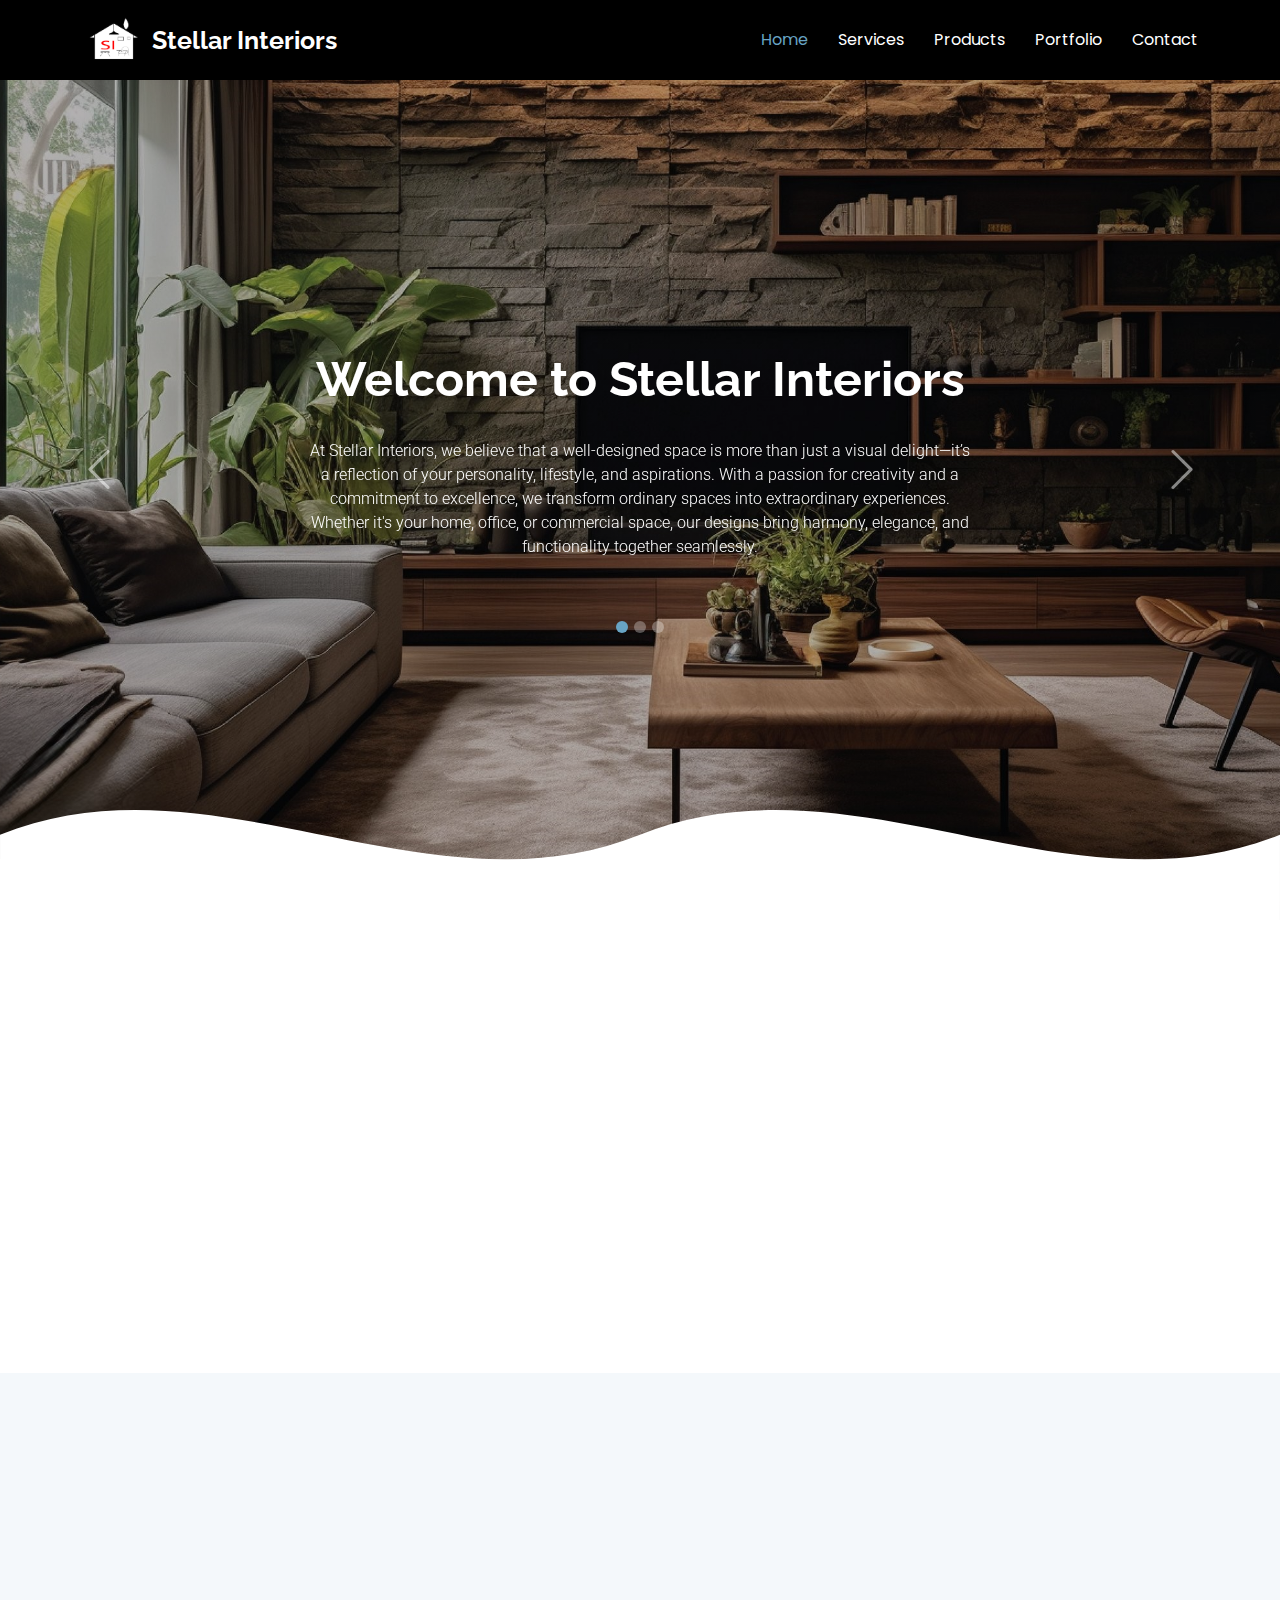
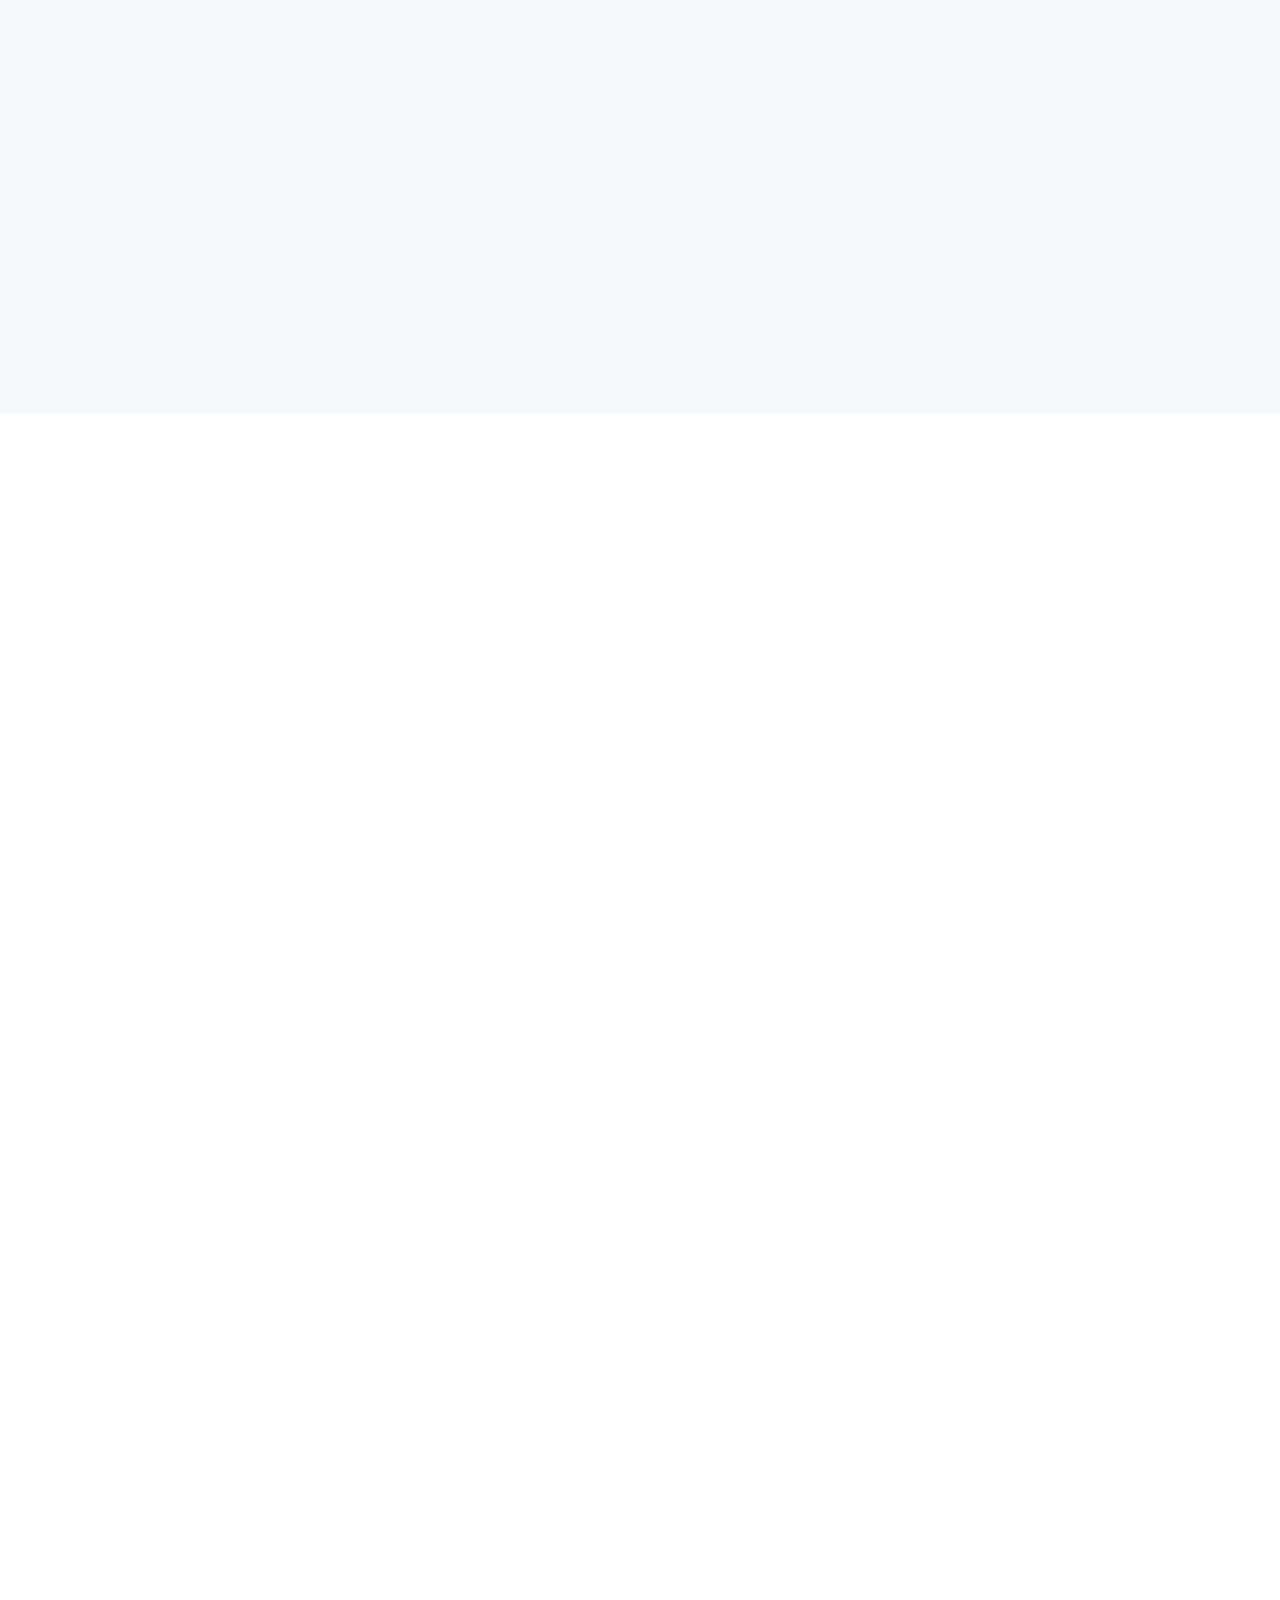
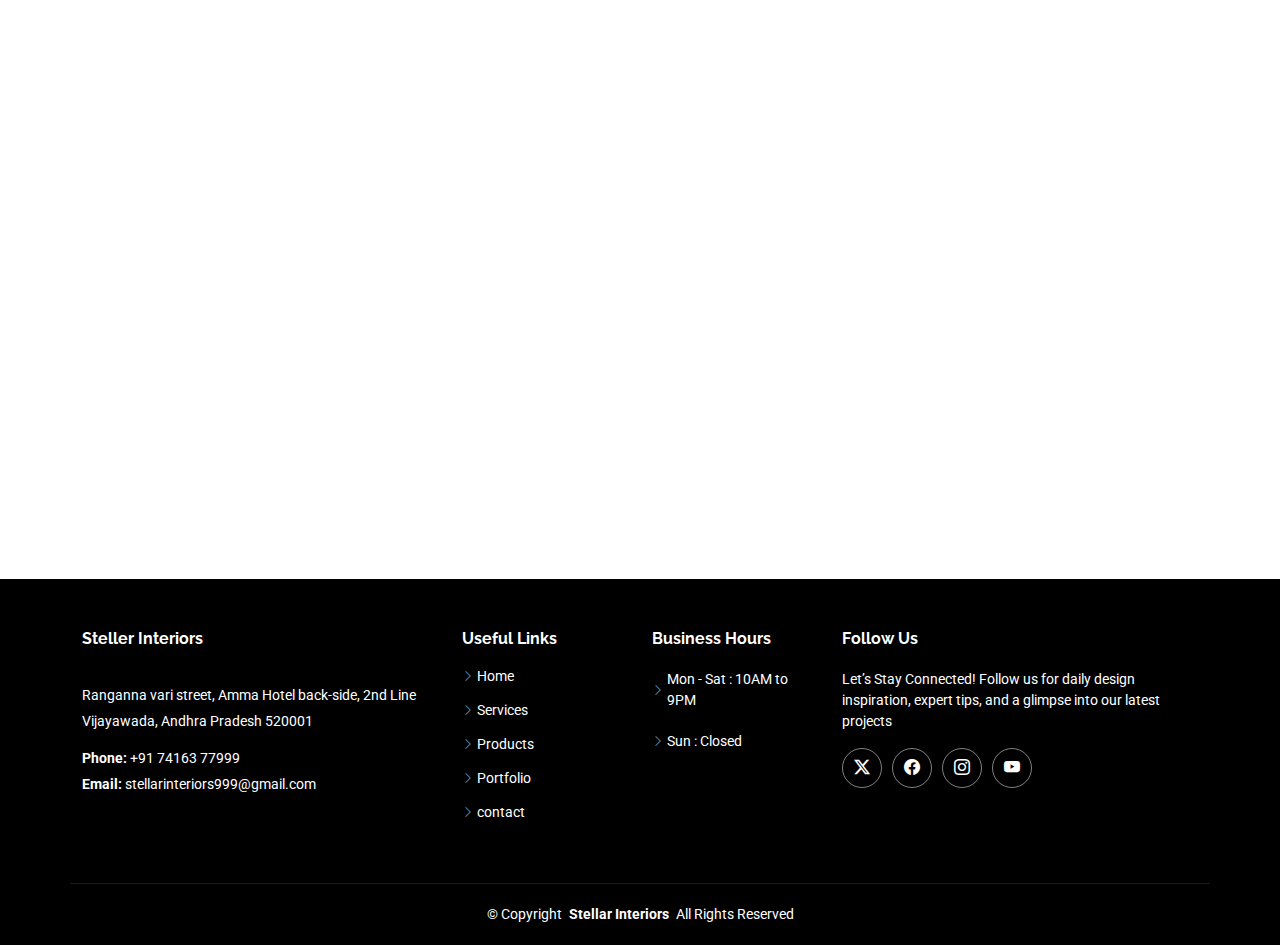
<file: index.html>
<!DOCTYPE html>
<html lang="en">

<head>
  <meta charset="utf-8">
  <meta content="width=device-width, initial-scale=1.0" name="viewport">
  <title>Stellar Interiors</title>
  <meta name="description" content="">
  <meta name="keywords" content="">

  <link href="assets/img/logo.png" rel="icon">

  <!-- Fonts -->
  <link href="https://fonts.googleapis.com" rel="preconnect">
  <link href="https://fonts.gstatic.com" rel="preconnect" crossorigin>
  <link
    href="https://fonts.googleapis.com/css2?family=Roboto:ital,wght@0,100;0,300;0,400;0,500;0,700;0,900;1,100;1,300;1,400;1,500;1,700;1,900&family=Poppins:ital,wght@0,100;0,200;0,300;0,400;0,500;0,600;0,700;0,800;0,900;1,100;1,200;1,300;1,400;1,500;1,600;1,700;1,800;1,900&family=Raleway:ital,wght@0,100;0,200;0,300;0,400;0,500;0,600;0,700;0,800;0,900;1,100;1,200;1,300;1,400;1,500;1,600;1,700;1,800;1,900&display=swap"
    rel="stylesheet">

  <!-- Vendor CSS Files -->
  <link href="assets/vendor/bootstrap/css/bootstrap.min.css" rel="stylesheet">
  <link href="assets/vendor/bootstrap-icons/bootstrap-icons.css" rel="stylesheet">
  <link href="assets/vendor/aos/aos.css" rel="stylesheet">
  <link href="assets/vendor/glightbox/css/glightbox.min.css" rel="stylesheet">
  <link href="assets/vendor/swiper/swiper-bundle.min.css" rel="stylesheet">

  <!-- Main CSS File -->
  <link href="assets/css/main.css" rel="stylesheet">
</head>

<body class="index-page">

  <header id="header" class="header d-flex align-items-center fixed-top">
    <div class="container-fluid container-xl position-relative d-flex align-items-center justify-content-between">

      <a href="index.html" class="logo d-flex align-items-center">
        <!-- Uncomment the line below if you also wish to use an image logo -->
        <!-- <img src="assets/img/logo.png" alt=""> -->
        <img src="assets/img/logo.png" alt="Logo" class="me-2" style="height: 50px;">
        <h1 class="sitename">Stellar Interiors</h1>
      </a>

      <nav id="navmenu" class="navmenu">
        <ul>
          <li><a href="index.html" class="active">Home</a></li>
          <li><a href="services.html">Services</a></li>
          <li><a href="products.html">Products</a></li>
          <li><a href="portfolio.html">Portfolio</a></li>
          <li><a href="contact.html">Contact</a></li>
        </ul>
        <i class="mobile-nav-toggle d-xl-none bi bi-list"></i>
      </nav>

    </div>
  </header>

  <main class="main">

    <!-- Hero Section -->
    <section id="hero" class="hero section dark-background">

      <!-- <img src="assets/img/backdrop.avif" alt="" data-aos="fade-in"> -->

      <div id="hero-carousel" class="carousel carousel-fade" data-bs-ride="carousel" data-bs-interval="5000">

        <div class="container position-relative">

          <div class="carousel-item active">
            <div class="carousel-container">
              <h2>Welcome to Stellar Interiors</h2>
              <p>At Stellar Interiors, we believe that a well-designed space is more than just a visual delight—it’s a
                reflection of your personality, lifestyle, and aspirations. With a passion for creativity and a
                commitment to excellence, we transform ordinary spaces into extraordinary experiences. Whether it's your
                home, office, or commercial space, our designs bring harmony, elegance, and functionality together
                seamlessly.</p>
            </div>
          </div><!-- End Carousel Item -->

          <div class="carousel-item">
            <div class="carousel-container">
              <h2>Design That Speaks Your Style</h2>
              <p>Your space should feel uniquely yours, and that’s where we come in. At Stellar Interiors, we don’t just
                design—we curate interiors that reflect your personality and taste. Whether you love minimal elegance,
                bold statement pieces, or a seamless blend of modern and traditional elements, we craft designs that
                resonate with your vision while ensuring maximum comfort and practicality.</p>
            </div>
          </div><!-- End Carousel Item -->

          <div class="carousel-item">
            <div class="carousel-container">
              <h2>Innovation, Quality & Perfection</h2>
              <p>We bring together cutting-edge technology, high-quality materials, and expert craftsmanship to deliver
                interiors that are both timeless and trendsetting. With a deep focus on detail, precision, and seamless
                execution, our team ensures that every project is completed to perfection. At Stellar Interiors, we
                don’t just create spaces—we create experiences that leave a lasting impression.</p>
            </div>
          </div><!-- End Carousel Item -->

          <a class="carousel-control-prev" href="#hero-carousel" role="button" data-bs-slide="prev">
            <span class="carousel-control-prev-icon bi bi-chevron-left" aria-hidden="true"></span>
          </a>

          <a class="carousel-control-next" href="#hero-carousel" role="button" data-bs-slide="next">
            <span class="carousel-control-next-icon bi bi-chevron-right" aria-hidden="true"></span>
          </a>

          <ol class="carousel-indicators"></ol>
        </div>

      </div>

    </section><!-- /Hero Section -->

    <!-- Featured Services Section -->
    <section id="featured-services" class="featured-services section">

      <div class="container">

        <div class="row gy-4">

          <div class="col-lg-3 col-md-6" data-aos="fade-up" data-aos-delay="100">
            <div class="service-item item-cyan position-relative">
              <div class="icon">
                <i class="bi bi-lightbulb"></i>
              </div>
              <a class="stretched-link">
                <h3>A Perfect Fusion of Elegance & Functionality</h3>
              </a>
              <p>Beauty with purpose—our designs blend aesthetics and practicality, ensuring your space is as functional
                as it is stunning.</p>
            </div>
          </div><!-- End Service Item -->

          <div class="col-lg-3 col-md-6" data-aos="fade-up" data-aos-delay="200">
            <div class="service-item item-orange position-relative">
              <div class="icon">
                <i class="bi bi-house-heart"></i>
              </div>
              <a class="stretched-link">
                <h3>Bespoke Creations for Every Space</h3>
              </a>
              <p>From chic urban homes to sophisticated offices and inviting commercial spaces, we tailor every design
                to bring your vision to life.</p>
            </div>
          </div><!-- End Service Item -->

          <div class="col-lg-3 col-md-6" data-aos="fade-up" data-aos-delay="300">
            <div class="service-item item-teal position-relative">
              <div class="icon">
                <i class="bi bi-graph-up-arrow"></i>
              </div>
              <a class="stretched-link">
                <h3>Uncompromising Quality & Masterful Craftsmanship</h3>
              </a>
              <p>We believe luxury is in the details—our team uses top-tier materials and expert artistry to create
                interiors that stand the test of time.</p>
            </div>
          </div><!-- End Service Item -->

          <div class="col-lg-3 col-md-6" data-aos="fade-up" data-aos-delay="400">
            <div class="service-item item-red position-relative">
              <div class="icon">
                <i class="bi bi-emoji-heart-eyes"></i>
              </div>
              <a class="stretched-link">
                <h3>A Seamless Journey, from Dream to Reality</h3>
              </a>
              <p>Sit back and relax! We handle everything—from concept to execution—delivering impeccable results on
                time, every time.</p>
            </div>
          </div><!-- End Service Item -->
        </div>

      </div>

    </section><!-- /Featured Services Section -->

    <!-- About Section -->
    <section id="about" class="about section light-background">

      <div class="container">

        <div class="row gy-4">
          <div class="col-lg-6 position-relative align-self-start" data-aos="fade-up" data-aos-delay="100">
            <img src="assets/img/about.jpg" class="img-fluid" alt="">
          </div>
          <div class="col-lg-6 content" data-aos="fade-up" data-aos-delay="200">
            <h3>ABOUT US</h3>
            <p class="fst-italic">
              Designing Homes, Crafting Dreams.
            </p>
            <ul>
              <li><i class="bi bi-check2-all"></i> <span>Stellar Interiors is a name synonymous with quality and
                  excellence. Established in Vijayawada, our mission has always been to create exceptional interiors
                  that elevate homes and lifestyles.</span></li>
              <li><i class="bi bi-check2-all"></i> <span>We understand that a home is more than just a space—it’s a
                  reflection of your emotions, memories, and aspirations. It’s where you spend cherished moments with
                  loved ones, and we take pride in making it truly yours.</span></li>
              <li><i class="bi bi-check2-all"></i> <span>Our expert luxury interior designers take the time to
                  understand your vision, preferences, and lifestyle. We curate bespoke design solutions that blend
                  elegance, comfort, and functionality—ensuring a home that is as unique as you.</span></li>
            </ul>
          </div>
        </div>

      </div>

    </section><!-- /About Section -->

    <!-- Stats Section -->
    <section id="stats" class="stats section light-background">

      <div class="container" data-aos="fade-up" data-aos-delay="100">

        <div class="row gy-4">

          <div class="col-lg-3 col-md-6">
            <div class="stats-item text-center w-100 h-100">
              <span data-purecounter-start="0" data-purecounter-end="25" data-purecounter-duration="1"
                class="purecounter"></span><span>+</span>
              <p>Successful Projects</p>
            </div>
          </div><!-- End Stats Item -->

          <div class="col-lg-3 col-md-6">
            <div class="stats-item text-center w-100 h-100">
              <span data-purecounter-start="0" data-purecounter-end="100" data-purecounter-duration="1"
                class="purecounter"></span><span>+</span>
              <p>Unique Styles</p>
            </div>
          </div><!-- End Stats Item -->

          <div class="col-lg-3 col-md-6">
            <div class="stats-item text-center w-100 h-100">
              <span data-purecounter-start="0" data-purecounter-end="99" data-purecounter-duration="1"
                class="purecounter"></span><span>%</span>
              <p>On-Time Delivery</p>
            </div>
          </div>

          <div class="col-lg-3 col-md-6">
            <div class="stats-item text-center w-100 h-100">
              <span data-purecounter-start="0" data-purecounter-end="15" data-purecounter-duration="1"
                class="purecounter"></span><span>+</span>
              <p>Workers</p>
            </div>
          </div><!-- End Stats Item -->

        </div>

      </div>

    </section><!-- /Stats Section -->
    <!-- Features Section -->
    <section id="features" class="features section">

      <!-- Section Title -->
      <div class="container section-title" data-aos="fade-up">
        <h2>Features</h2>
        <p>Discover the foundation of exceptional interiors—where every detail matters.</p>
      </div><!-- End Section Title -->

      <div class="container">

        <div class="row gy-4 align-items-center features-item">
          <div class="col-md-5 d-flex align-items-center" data-aos="zoom-out" data-aos-delay="100">
            <img src="assets/img/features-1.jpg" class="img-fluid" alt="">
          </div>
          <div class="col-md-7" data-aos="fade-up" data-aos-delay="100">
            <h3>Transforming Spaces, Elevating Lifestyles</h3>
            <p class="fst-italic">
              Where Innovation Meets Timeless Elegance.
            </p>
            <ul>
              <li><i class="bi bi-check"></i><span>At Stellar Interiors, we go beyond just aesthetics—we create
                  interiors that seamlessly blend luxury, comfort, and functionality. Every space is designed to enhance
                  both beauty and practicality, ensuring an environment that feels as good as it looks.</span></li>
              <li><i class="bi bi-check"></i> <span>Your home or workspace should be a reflection of your personality
                  and aspirations. Our expert designers specialize in crafting modern, contemporary, classic, and
                  fusion-style interiors, curating spaces that inspire and captivate.</span></li>
              <li><i class="bi bi-check"></i> <span>Using premium materials and innovative techniques, we ensure that
                  every project stands the test of time. Whether it’s a cozy home, a stylish office, or a high-end
                  commercial space, we are committed to delivering quality, precision, and flawless execution—turning
                  your vision into reality.</span></li>
            </ul>
          </div>
        </div><!-- Features Item -->

        <div class="row gy-4 align-items-center features-item">
          <div class="col-md-5 order-1 order-md-2 d-flex align-items-center" data-aos="zoom-out" data-aos-delay="200">
            <img src="assets/img/features-2.jpg" class="img-fluid" alt="">
          </div>
          <div class="col-md-7 order-2 order-md-1" data-aos="fade-up" data-aos-delay="200">
            <h3>Bespoke Designs, Crafted for You</h3>
            <p class="fst-italic">
              Every space is unique, and so are your needs. .
            </p>
            <p>
              At Stellar Interiors, we specialize in tailor-made solutions
              that bring your vision to life. From luxurious kitchens and custom-built wardrobes to exquisite furniture
              and home styling, our team ensures that every element complements your lifestyle. We blend creativity with
              practicality, ensuring that our designs are not only visually stunning but also
              highly functional. With a keen eye for detail and a passion for perfection, we curate interiors that
              balance elegance and efficiency. Whether you seek a sleek, modern look or a warm, traditional ambiance, we
              create spaces that resonate with your taste and personality.
            </p>
          </div>
        </div><!-- Features Item -->

        <div class="row gy-4 align-items-center features-item">
          <div class="col-md-5 d-flex align-items-center" data-aos="zoom-out">
            <img src="assets/img/features-3.jpg" class="img-fluid" alt="">
          </div>
          <div class="col-md-7" data-aos="fade-up">
            <h3>Precision, Quality & Seamless Execution</h3>
            <p class="fst-italic">
              From Concept to Completion—A Stress-Free Experience
            </p>
            <ul>
              <li><i class="bi bi-check"></i> <span>Designing your home should be an exciting experience, not a
                  stressful one. At Stellar Interiors, we handle every step of the process—from the initial consultation
                  to the final touches—so you can sit back and enjoy the transformation.</span></li>
              <li><i class="bi bi-check"></i><span>Our meticulous planning includes 3D visualizations, giving you a
                  clear preview of your space before execution. This ensures every design detail aligns with your
                  expectations, making the process smooth and transparent.</span></li>
              <li><i class="bi bi-check"></i> <span>We use top-quality materials and the latest design trends to create
                  interiors that are both durable and elegant. Whether it’s painting, structural renovations, or
                  high-end furnishings, our expert craftsmen execute every detail with precision—delivering stunning
                  interiors, on time and effortlessly.</span>.
              </li>
            </ul>
          </div>
        </div><!-- Features Item -->

        <div class="row gy-4 align-items-center features-item">
          <div class="col-md-5 order-1 order-md-2 d-flex align-items-center" data-aos="zoom-out">
            <img src="assets/img/features-4.jpg" class="img-fluid" alt="">
          </div>
          <div class="col-md-7 order-2 order-md-1" data-aos="fade-up">
            <h3>STELLAR INTERIORS MODERN DESIGN</h3>
            <p class="fst-italic">
              Where Creativity Meets Comfort
            </p>
            <p>
              At Stellar Interiors, we blend artistic innovation with cozy elegance, transforming ordinary spaces into
              extraordinary experiences. Our designs are not just visually stunning but also crafted for comfort,
              ensuring every corner of your home or office feels warm, inviting and uniquely yours.
            </p>
            <p>
              Let us bring your vision to life - where style meets serenity an creativity meets comfort!
            </p>
          </div>
        </div><!-- Features Item -->

      </div>

    </section><!-- /Features Section -->

  </main>

  <footer id="footer" class="footer dark-background">

    <div class="container footer-top">
      <div class="row gy-4">
        <div class="col-lg-4 col-md-7 footer-about">
          <h4>Steller Interiors</h4>
          <div class="footer-contact pt-3">
            <p>Ranganna vari street, Amma Hotel back-side, 2nd Line</p>
            <p>Vijayawada, Andhra Pradesh 520001</p>
            <p class="mt-3"><strong>Phone:</strong> <span>+91 74163 77999</span></p>
            <p><strong>Email:</strong> <span>stellarinteriors999@gmail.com</span></p>
          </div>
        </div>

        <div class="col-lg-2 col-md-3 footer-links">
          <h4>Useful Links</h4>
          <ul>
            <li><i class="bi bi-chevron-right"></i> <a href="index.html">Home</a></li>
            <li><i class="bi bi-chevron-right"></i> <a href="services.html">Services</a></li>
            <li><i class="bi bi-chevron-right"></i> <a href="products.html">Products</a></li>
            <li><i class="bi bi-chevron-right"></i> <a href="portfolio.html">Portfolio</a></li>
            <li><i class="bi bi-chevron-right"></i> <a href="contact.html">contact</a></li>
          </ul>
        </div>

        <div class="col-lg-2 col-md-3 footer-links">
          <h4>Business Hours</h4>
          <ul>
            <li><i class="bi bi-chevron-right"></i>Mon - Sat : 10AM to 9PM</li>
            <li><i class="bi bi-chevron-right"></i>Sun : Closed</li>
          </ul>
        </div>

        <div class="col-lg-4 col-md-12">
          <h4>Follow Us</h4>
          <p>Let’s Stay Connected! Follow us for daily design inspiration, expert tips, and a glimpse into our latest
            projects</p>
          <div class="social-links d-flex">
            <a href="#"><i class="bi bi-twitter-x"></i></a>
            <a href="https://www.facebook.com/share/15x5bT9hDJ/?mibextid=wwXIfr"><i class="bi bi-facebook"></i></a>
            <a href="https://www.instagram.com/stellarinteriors.vja?igsh=MXNzNWF0eXNkMzNjZw=="><i class="bi bi-instagram"></i></a>
            <a href="https://youtube.com/@stellarinteriorsvijayawada?si=rdXaJAPPVOkF9XkS"><i class="bi bi-youtube"></i></a>
          </div>
        </div>

      </div>
    </div>

    <div class="container copyright text-center mt-4">
      <p>© <span>Copyright</span> <strong class="px-1 sitename">Stellar Interiors</strong> <span>All Rights
          Reserved</span></p>
    </div>

  </footer>

  <!-- Scroll Top -->
  <a href="#" id="scroll-top" class="scroll-top d-flex align-items-center justify-content-center"><i
      class="bi bi-arrow-up-short"></i></a>

  <!-- Preloader -->
  <div id="preloader"></div>

  <!-- Vendor JS Files -->
  <script src="assets/vendor/bootstrap/js/bootstrap.bundle.min.js"></script>
  <script src="assets/vendor/php-email-form/validate.js"></script>
  <script src="assets/vendor/aos/aos.js"></script>
  <script src="assets/vendor/glightbox/js/glightbox.min.js"></script>
  <script src="assets/vendor/purecounter/purecounter_vanilla.js"></script>
  <script src="assets/vendor/swiper/swiper-bundle.min.js"></script>
  <script src="assets/vendor/waypoints/noframework.waypoints.js"></script>
  <script src="assets/vendor/imagesloaded/imagesloaded.pkgd.min.js"></script>
  <script src="assets/vendor/isotope-layout/isotope.pkgd.min.js"></script>

  <!-- Main JS File -->
  <script src="assets/js/main.js"></script>

</body>

</html>
</file>
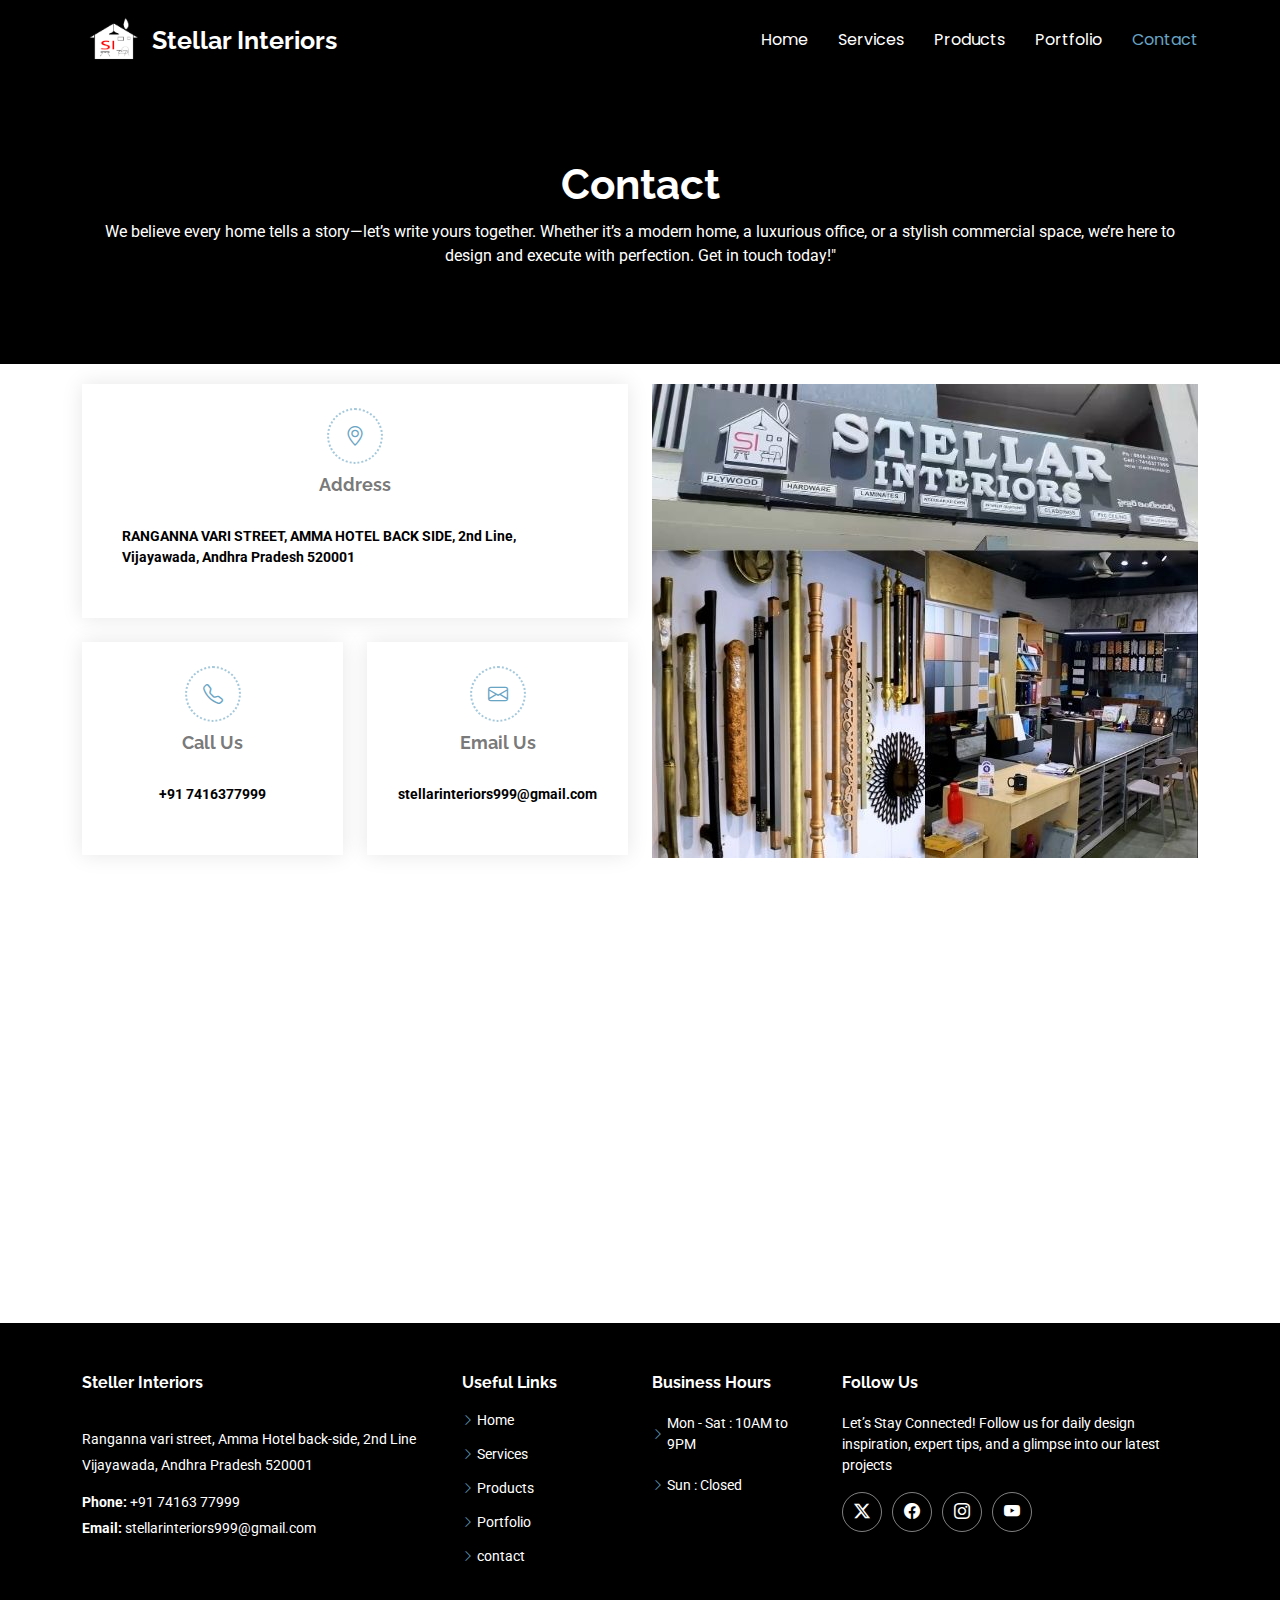
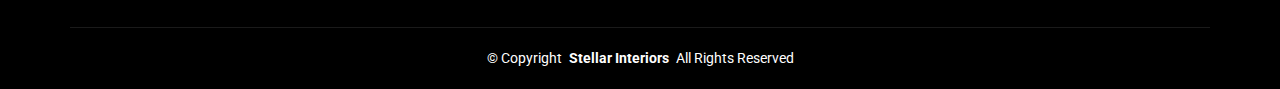
<file: contact.html>
<!DOCTYPE html>
<html lang="en">

<head>
  <meta charset="utf-8">
  <meta content="width=device-width, initial-scale=1.0" name="viewport">
  <title>Stellar Interiors</title>
  <meta name="description" content="">
  <meta name="keywords" content="">

  <link href="assets/img/logo.png" rel="icon">

  <!-- Fonts -->
  <link href="https://fonts.googleapis.com" rel="preconnect">
  <link href="https://fonts.gstatic.com" rel="preconnect" crossorigin>
  <link
    href="https://fonts.googleapis.com/css2?family=Roboto:ital,wght@0,100;0,300;0,400;0,500;0,700;0,900;1,100;1,300;1,400;1,500;1,700;1,900&family=Poppins:ital,wght@0,100;0,200;0,300;0,400;0,500;0,600;0,700;0,800;0,900;1,100;1,200;1,300;1,400;1,500;1,600;1,700;1,800;1,900&family=Raleway:ital,wght@0,100;0,200;0,300;0,400;0,500;0,600;0,700;0,800;0,900;1,100;1,200;1,300;1,400;1,500;1,600;1,700;1,800;1,900&display=swap"
    rel="stylesheet">

  <!-- Vendor CSS Files -->
  <link href="assets/vendor/bootstrap/css/bootstrap.min.css" rel="stylesheet">
  <link href="assets/vendor/bootstrap-icons/bootstrap-icons.css" rel="stylesheet">
  <link href="assets/vendor/aos/aos.css" rel="stylesheet">
  <link href="assets/vendor/glightbox/css/glightbox.min.css" rel="stylesheet">
  <link href="assets/vendor/swiper/swiper-bundle.min.css" rel="stylesheet">

  <!-- Main CSS File -->
  <link href="assets/css/main.css" rel="stylesheet">

  <!-- =======================================================
  * Template Name: Moderna
  * Template URL: https://bootstrapmade.com/free-bootstrap-template-corporate-moderna/
  * Updated: Aug 07 2024 with Bootstrap v5.3.3
  * Author: BootstrapMade.com
  * License: https://bootstrapmade.com/license/
  ======================================================== -->
</head>

<body class="contact-page">

  <header id="header" class="header d-flex align-items-center fixed-top">
    <div class="container-fluid container-xl position-relative d-flex align-items-center justify-content-between">

      <a href="index.html" class="logo d-flex align-items-center">
        <!-- Uncomment the line below if you also wish to use an image logo -->
        <!-- <img src="assets/img/logo.png" alt=""> -->
        <img src="assets/img/logo.png" alt="Logo" class="me-2" style="height: 50px;">
        <h1 class="sitename">Stellar Interiors</h1>
      </a>

      <nav id="navmenu" class="navmenu">
        <ul>
          <li><a href="index.html">Home</a></li>
          <li><a href="services.html">Services</a></li>
          <li><a href="products.html">Products</a></li>
          <li><a href="portfolio.html">Portfolio</a></li>
          <li><a href="contact.html" class="active">Contact</a></li>
        </ul>
        <i class="mobile-nav-toggle d-xl-none bi bi-list"></i>
      </nav>

    </div>
  </header>

  <main class="main">

    <!-- Page Title -->
    <div class="page-title dark-background">
      <div class="container position-relative">
        <h1>Contact</h1>
        <p>We believe every home tells a story—let’s write yours together. Whether it’s a modern home, a luxurious
          office, or a stylish commercial space, we’re here to design and execute with perfection. Get in touch today!"
        </p>
      </div>
    </div><!-- End Page Title -->

    <!-- Contact Section -->
    <section id="contact" class="contact section">

      <div class="container" data-aos="fade-up" data-aos-delay="100">

        <div class="row gy-4">
          <div class="col-lg-6 ">
            <div class="row gy-4">

              <div class="col-lg-12">
                <a href="#mt-5">
                  <div class="info-item d-flex flex-column justify-content-center align-items-center" data-aos="fade-up"
                    data-aos-delay="200">
                    <i class="bi bi-geo-alt"></i>
                    <h3>Address</h3>
                    <p>RANGANNA VARI STREET, AMMA HOTEL BACK SIDE, 2nd Line, Vijayawada, Andhra Pradesh 520001</p>
                  </div>
                </a>
              </div><!-- End Info Item -->

              <div class="col-md-6">
                <a href=tel:+917416377999>
                  <div class="info-item d-flex flex-column justify-content-center align-items-center" data-aos="fade-up"
                    data-aos-delay="300">
                    <i class="bi bi-telephone"></i>
                    <h3>Call Us</h3>
                    <p>+91 7416377999</p>
                  </div>
                </a>
              </div><!-- End Info Item -->

              <div class="col-md-6">
                <a href="mailto:stellarinteriors999@gmail.com">
                  <div class="info-item d-flex flex-column justify-content-center align-items-center" data-aos="fade-up"
                    data-aos-delay="400">
                    <i class="bi bi-envelope"></i>
                    <h3>Email Us</h3>
                    <p>stellarinteriors999@gmail.com</p>
                  </div>
                </a>
              </div><!-- End Info Item -->

            </div>
          </div>
          <div class="col-lg-6">
            <img src="./assets/img/showroom.jpg" alt="Showroom" class="showroom">
          </div>
        </div>
      </div>

      <div class="mt-5" id="mt-5" data-aos="fade-up" data-aos-delay="200">
        <iframe style="border:0; width: 100%; height: 370px;"
          src="https://www.google.com/maps/embed?pb=!1m18!1m12!1m3!1d3825.176098482212!2d80.61086177366681!3d16.517205027292576!2m3!1f0!2f0!3f0!3m2!1i1024!2i768!4f13.1!3m3!1m2!1s0x3a35efdffcd10d91%3A0x413cab9c1766b3d6!2sSTELLAR%20INTERIORS!5e0!3m2!1sen!2sin!4v1740475961879!5m2!1sen!2sin"
          width="600" height="450" style="border:0;" frameborder="0" allowfullscreen="" loading="lazy"
          referrerpolicy="no-referrer-when-downgrade"></iframe>
      </div><!-- End Google Maps -->

    </section><!-- /Contact Section -->

  </main>

  <footer id="footer" class="footer dark-background">
    <div class="container footer-top">
      <div class="row gy-4">
        <div class="col-lg-4 col-md-7 footer-about">
          <h4>Steller Interiors</h4>
          <div class="footer-contact pt-3">
            <p>Ranganna vari street, Amma Hotel back-side, 2nd Line</p>
            <p>Vijayawada, Andhra Pradesh 520001</p>
            <p class="mt-3"><strong>Phone:</strong> <span>+91 74163 77999</span></p>
            <p><strong>Email:</strong> <span>stellarinteriors999@gmail.com</span></p>
          </div>
        </div>

        <div class="col-lg-2 col-md-3 footer-links">
          <h4>Useful Links</h4>
          <ul>
            <li><i class="bi bi-chevron-right"></i> <a href="index.html">Home</a></li>
            <li><i class="bi bi-chevron-right"></i> <a href="services.html">Services</a></li>
            <li><i class="bi bi-chevron-right"></i> <a href="products.html">Products</a></li>
            <li><i class="bi bi-chevron-right"></i> <a href="portfolio.html">Portfolio</a></li>
            <li><i class="bi bi-chevron-right"></i> <a href="contact.html">contact</a></li>
          </ul>
        </div>

        <div class="col-lg-2 col-md-3 footer-links">
          <h4>Business Hours</h4>
          <ul>
            <li><i class="bi bi-chevron-right"></i>Mon - Sat : 10AM to 9PM</li>
            <li><i class="bi bi-chevron-right"></i>Sun : Closed</li>
          </ul>
        </div>

        <div class="col-lg-4 col-md-12">
          <h4>Follow Us</h4>
          <p>Let’s Stay Connected! Follow us for daily design inspiration, expert tips, and a glimpse into our latest
            projects</p>
          <div class="social-links d-flex">
            <a href="#"><i class="bi bi-twitter-x"></i></a>
            <a href="https://www.facebook.com/share/15x5bT9hDJ/?mibextid=wwXIfr"><i class="bi bi-facebook"></i></a>
            <a href="https://www.instagram.com/stellarinteriors.vja?igsh=MXNzNWF0eXNkMzNjZw=="><i class="bi bi-instagram"></i></a>
            <a href="https://youtube.com/@stellarinteriorsvijayawada?si=rdXaJAPPVOkF9XkS"><i class="bi bi-youtube"></i></a>
          </div>
        </div>

      </div>
    </div>

    <div class="container copyright text-center mt-4">
      <p>© <span>Copyright</span> <strong class="px-1 sitename">Stellar Interiors</strong> <span>All Rights
          Reserved</span></p>
    </div>
  </footer>

  <!-- Scroll Top -->
  <a href="#" id="scroll-top" class="scroll-top d-flex align-items-center justify-content-center"><i
      class="bi bi-arrow-up-short"></i></a>

  <!-- Preloader -->
  <div id="preloader"></div>

  <!-- Vendor JS Files -->
  <script src="assets/vendor/bootstrap/js/bootstrap.bundle.min.js"></script>
  <script src="assets/vendor/php-email-form/validate.js"></script>
  <script src="assets/vendor/aos/aos.js"></script>
  <script src="assets/vendor/glightbox/js/glightbox.min.js"></script>
  <script src="assets/vendor/purecounter/purecounter_vanilla.js"></script>
  <script src="assets/vendor/swiper/swiper-bundle.min.js"></script>
  <script src="assets/vendor/waypoints/noframework.waypoints.js"></script>
  <script src="assets/vendor/imagesloaded/imagesloaded.pkgd.min.js"></script>
  <script src="assets/vendor/isotope-layout/isotope.pkgd.min.js"></script>

  <!-- Main JS File -->
  <script src="assets/js/main.js"></script>

</body>

</html>
</file>
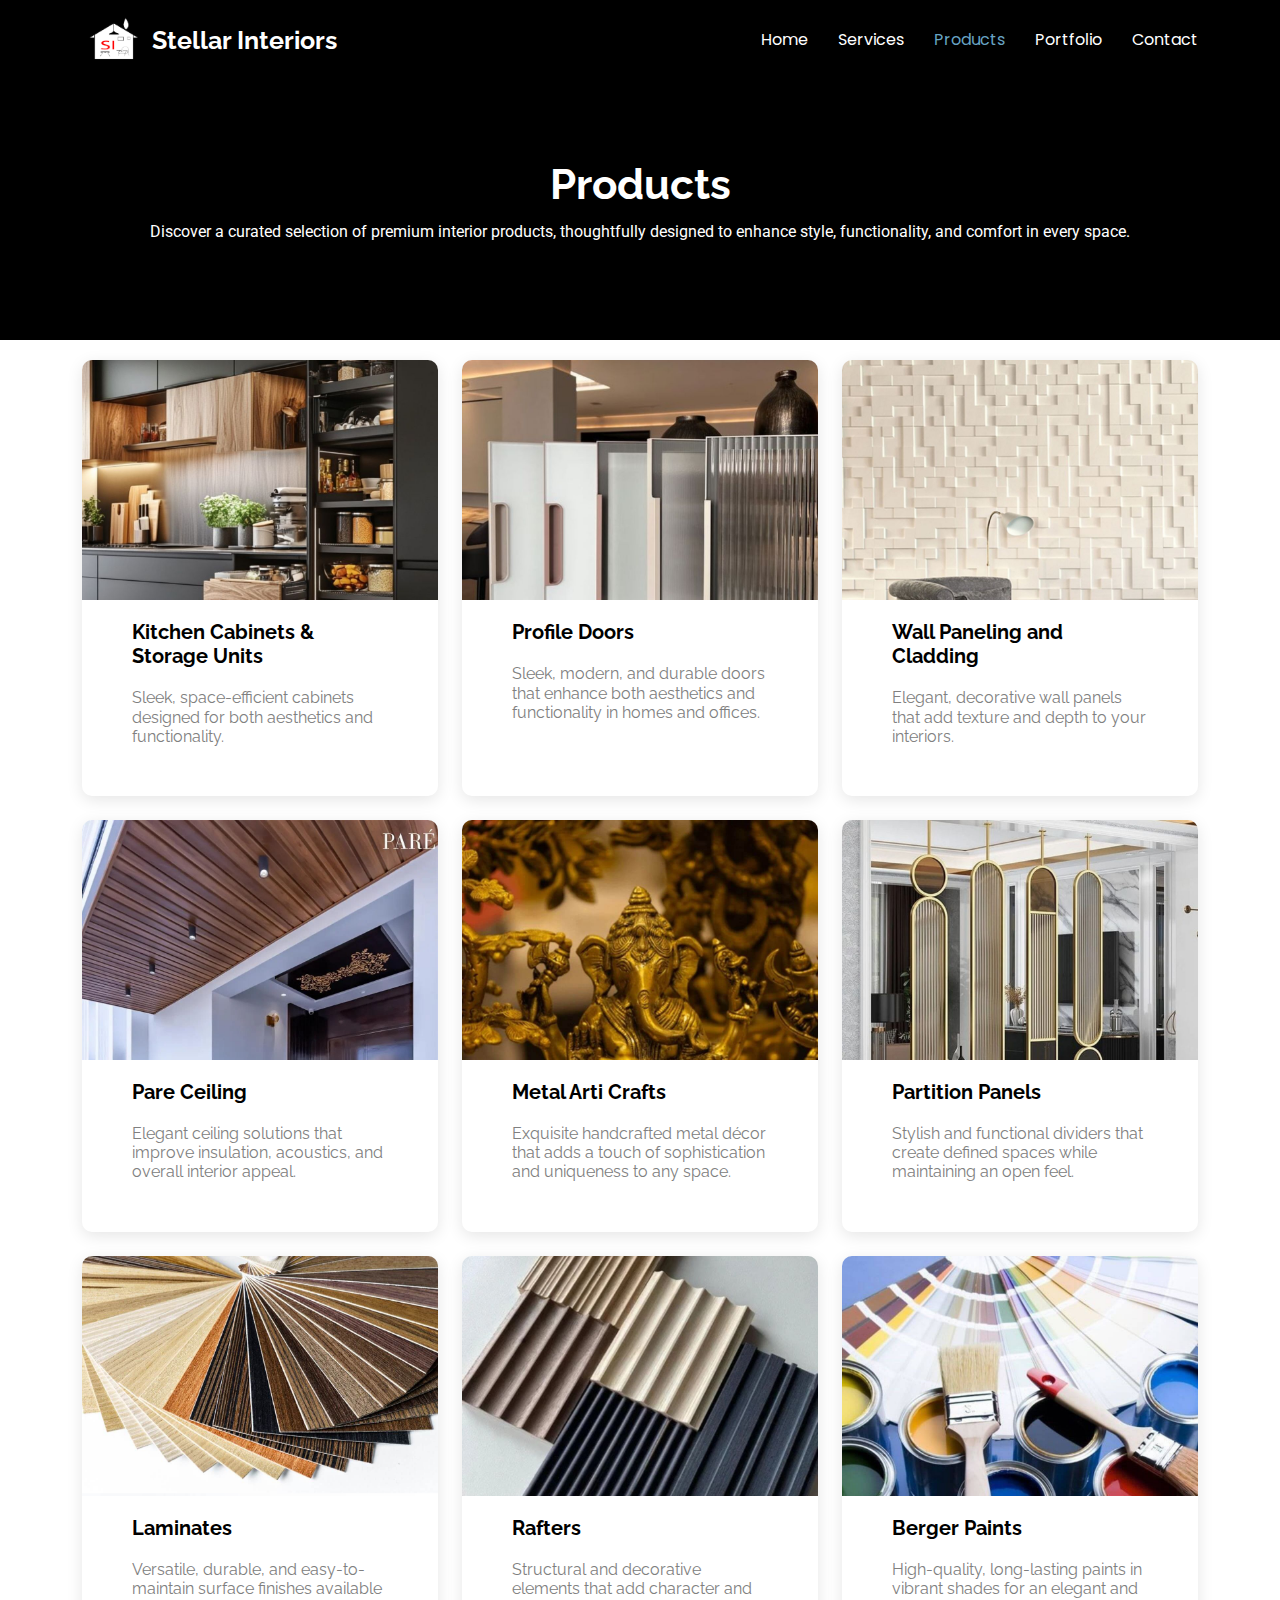
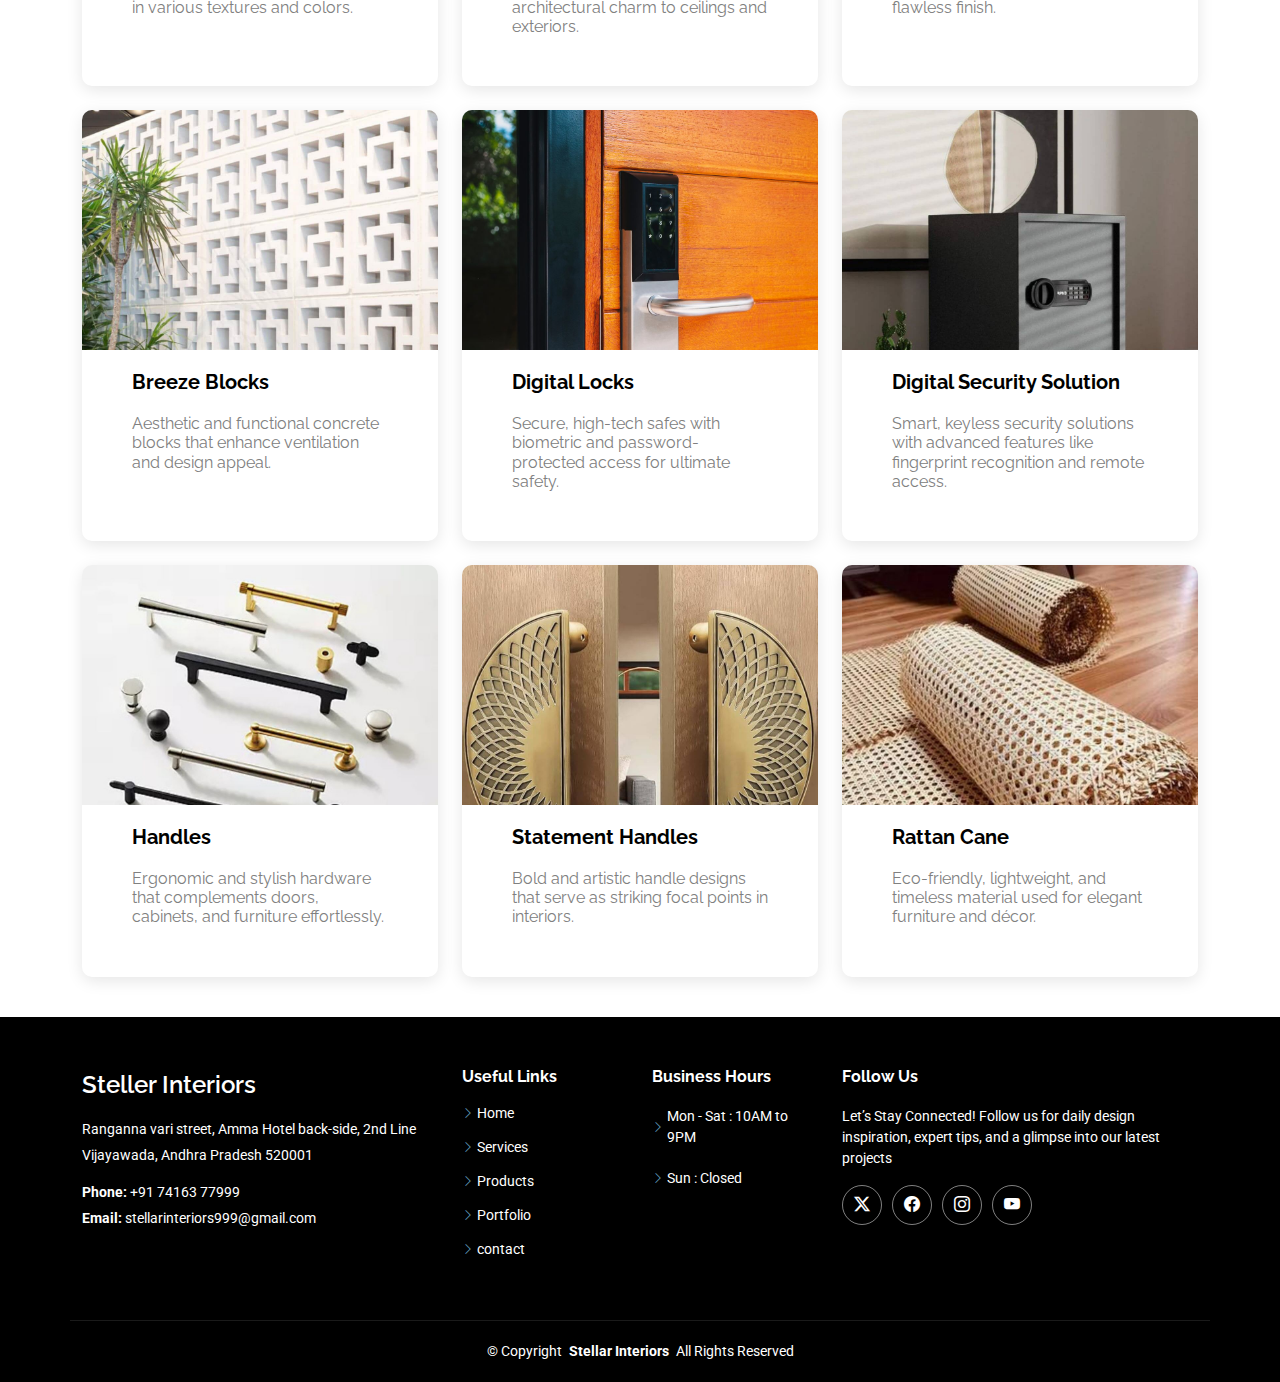
<file: products.html>
<!DOCTYPE html>
<html lang="en">

<head>
  <meta charset="utf-8">
  <meta content="width=device-width, initial-scale=1.0" name="viewport">
  <title>Stellar Interiors</title>
  <meta name="description" content="">
  <meta name="keywords" content="">

  <link href="assets/img/logo.png" rel="icon">

  <!-- Fonts -->
  <link href="https://fonts.googleapis.com" rel="preconnect">
  <link href="https://fonts.gstatic.com" rel="preconnect" crossorigin>
  <link
    href="https://fonts.googleapis.com/css2?family=Roboto:ital,wght@0,100;0,300;0,400;0,500;0,700;0,900;1,100;1,300;1,400;1,500;1,700;1,900&family=Poppins:ital,wght@0,100;0,200;0,300;0,400;0,500;0,600;0,700;0,800;0,900;1,100;1,200;1,300;1,400;1,500;1,600;1,700;1,800;1,900&family=Raleway:ital,wght@0,100;0,200;0,300;0,400;0,500;0,600;0,700;0,800;0,900;1,100;1,200;1,300;1,400;1,500;1,600;1,700;1,800;1,900&display=swap"
    rel="stylesheet">

  <!-- Vendor CSS Files -->
  <link href="assets/vendor/bootstrap/css/bootstrap.min.css" rel="stylesheet">
  <link href="assets/vendor/bootstrap-icons/bootstrap-icons.css" rel="stylesheet">
  <link href="assets/vendor/aos/aos.css" rel="stylesheet">
  <link href="assets/vendor/glightbox/css/glightbox.min.css" rel="stylesheet">
  <link href="assets/vendor/swiper/swiper-bundle.min.css" rel="stylesheet">

  <!-- Main CSS File -->
  <link href="assets/css/main.css" rel="stylesheet">

  <!-- =======================================================
  * Template Name: Moderna
  * Template URL: https://bootstrapmade.com/free-bootstrap-template-corporate-moderna/
  * Updated: Aug 07 2024 with Bootstrap v5.3.3
  * Author: BootstrapMade.com
  * License: https://bootstrapmade.com/license/
  ======================================================== -->
</head>

<body class="blog-page">

  <header id="header" class="header d-flex align-items-center fixed-top">
    <div class="container-fluid container-xl position-relative d-flex align-items-center justify-content-between">

      <a href="index.html" class="logo d-flex align-items-center">
        <!-- Uncomment the line below if you also wish to use an image logo -->
        <!-- <img src="assets/img/logo.png" alt=""> -->
        <img src="assets/img/logo.png" alt="Logo" class="me-2" style="height: 50px;">
        <h1 class="sitename">Stellar Interiors</h1>
      </a>

      <nav id="navmenu" class="navmenu">
        <ul>
          <li><a href="index.html">Home</a></li>
          <li><a href="services.html">Services</a></li>
          <li><a href="products.html"class="active">Products</a></li>
          <li><a href="portfolio.html">Portfolio</a></li>
          <li><a href="contact.html">Contact</a></li>
        </ul>
        <i class="mobile-nav-toggle d-xl-none bi bi-list"></i>
      </nav>

    </div>
  </header>

  <main class="main">

    <!-- Page Title -->
    <div class="page-title dark-background">
      <div class="container position-relative">
        <h1>Products</h1>
        <p>Discover a curated selection of premium interior products, thoughtfully designed to enhance style, functionality, and comfort in every space.</p>
      </div>
    </div><!-- End Page Title -->

    <!-- Blog Posts Section -->
    <section id="blog-posts" class="blog-posts section">

      <div class="container">
        <div class="row gy-4">

          <div class="col-lg-4">
            <article>

              <div class="post-img">
                <img src="assets/img/blog/blog-1.jpg" alt="" class="img-fluid">
              </div>

              <h2 class="title">
                <a>Kitchen Cabinets & Storage Units</a>
                <p>Sleek, space-efficient cabinets designed for both aesthetics and functionality.</p>
              </h2>
            </article>
          </div><!-- End post list item -->
          <div class="col-lg-4">
            <article>

              <div class="post-img">
                <img src="assets/img/blog/blog-2.jpg" alt="" class="img-fluid">
              </div>

              <h2 class="title">
                <a>Profile Doors</a>
                <p>Sleek, modern, and durable doors that enhance both aesthetics and functionality in homes and offices.</p>
              </h2>
            </article>
          </div><!-- End post list item -->
          <div class="col-lg-4">
            <article>

              <div class="post-img">
                <img src="assets/img/blog/blog-3.jpg" alt="" class="img-fluid">
              </div>

              <h2 class="title">
                <a>Wall Paneling and Cladding</a>
                <p>Elegant, decorative wall panels that add texture and depth to your interiors.</p>
              </h2>
            </article>
          </div><!-- End post list item -->
          <div class="col-lg-4">
            <article>

              <div class="post-img">
                <img src="assets/img/blog/blog-4.jpeg" alt="" class="img-fluid">
              </div>

              <h2 class="title">
                <a>Pare Ceiling</a>
                <p>Elegant ceiling solutions that improve insulation, acoustics, and overall interior appeal.</p>
              </h2>
            </article>
          </div><!-- End post list item -->
          <div class="col-lg-4">
            <article>

              <div class="post-img">
                <img src="assets/img/blog/blog-5.jpg" alt="" class="img-fluid">
              </div>

              <h2 class="title">
                <a>Metal Arti Crafts</a>
                <p>Exquisite handcrafted metal décor that adds a touch of sophistication and uniqueness to any space.</p>
              </h2>
            </article>
          </div><!-- End post list item -->
          <div class="col-lg-4">
            <article>

              <div class="post-img">
                <img src="assets/img/blog/blog-6.jpg" alt="" class="img-fluid">
              </div>

              <h2 class="title">
                <a>Partition Panels</a>
                <p>Stylish and functional dividers that create defined spaces while maintaining an open feel.</p>
              </h2>
            </article>
          </div><!-- End post list item -->
          <div class="col-lg-4">
            <article>

              <div class="post-img">
                <img src="assets/img/blog/blog-7.jpg" alt="" class="img-fluid">
              </div>

              <h2 class="title">
                <a>Laminates</a>
                <p>Versatile, durable, and easy-to-maintain surface finishes available in various textures and colors.</p>
              </h2>
            </article>
          </div><!-- End post list item -->
          <div class="col-lg-4">
            <article>

              <div class="post-img">
                <img src="assets/img/blog/blog-8.jpg" alt="" class="img-fluid">
              </div>

              <h2 class="title">
                <a>Rafters</a>
                <p>Structural and decorative elements that add character and architectural charm to ceilings and exteriors.</p>
              </h2>
            </article>
          </div><!-- End post list item -->
          <div class="col-lg-4">
            <article>

              <div class="post-img">
                <img src="assets/img/blog/blog-9.jpg" alt="" class="img-fluid">
              </div>

              <h2 class="title">
                <a>Berger Paints</a>
                <p>High-quality, long-lasting paints in vibrant shades for an elegant and flawless finish.</p>
              </h2>
            </article>
          </div><!-- End post list item -->
          <div class="col-lg-4">
            <article>

              <div class="post-img">
                <img src="assets/img/blog/blog-10.jpg" alt="" class="img-fluid">
              </div>

              <h2 class="title">
                <a>Breeze Blocks</a>
                <p>Aesthetic and functional concrete blocks that enhance ventilation and design appeal.</p>
              </h2>
            </article>
          </div><!-- End post list item -->
          <div class="col-lg-4">
            <article>

              <div class="post-img">
                <img src="assets/img/blog/blog-11.jpg" alt="" class="img-fluid">
              </div>

              <h2 class="title">
                <a>Digital Locks</a>
                <p>Secure, high-tech safes with biometric and password-protected access for ultimate safety.</p>
              </h2>
            </article>
          </div><!-- End post list item -->
          <div class="col-lg-4">
            <article>

              <div class="post-img">
                <img src="assets/img/blog/blog-12.jpg" alt="" class="img-fluid">
              </div>

              <h2 class="title">
                <a>Digital Security Solution</a>
                <p>Smart, keyless security solutions with advanced features like fingerprint recognition and remote access.</p>
              </h2>
            </article>
          </div><!-- End post list item -->
          <div class="col-lg-4">
            <article>

              <div class="post-img">
                <img src="assets/img/blog/blog-13.jpg" alt="" class="img-fluid">
              </div>

              <h2 class="title">
                <a>Handles</a>
                <p>Ergonomic and stylish hardware that complements doors, cabinets, and furniture effortlessly.</p>
              </h2>
            </article>
          </div><!-- End post list item -->
          <div class="col-lg-4">
            <article>

              <div class="post-img">
                <img src="assets/img/blog/blog-14.jpg" alt="" class="img-fluid">
              </div>

              <h2 class="title">
                <a>Statement Handles</a>
                <p>Bold and artistic handle designs that serve as striking focal points in interiors.</p>
              </h2>
            </article>
          </div><!-- End post list item -->
          <div class="col-lg-4">
            <article>

              <div class="post-img">
                <img src="assets/img/blog/blog-15.jpg" alt="" class="img-fluid">
              </div>

              <h2 class="title">
                <a>Rattan Cane</a>
                <p>Eco-friendly, lightweight, and timeless material used for elegant furniture and décor.</p>
              </h2>
            </article>
          </div><!-- End post list item -->

        </div>
      </div>

    </section><!-- /Blog Posts Section -->

  </main>

  <footer id="footer" class="footer dark-background">
    <div class="container footer-top">
      <div class="row gy-4">
        <div class="col-lg-4 col-md-7 footer-about">
          <a href="index.html" class="d-flex align-items-center">
            <span class="sitename">Steller Interiors</span>
          </a>
          <div class="footer-contact pt-3">
            <p>Ranganna vari street, Amma Hotel back-side, 2nd Line</p>
            <p>Vijayawada, Andhra Pradesh 520001</p>
            <p class="mt-3"><strong>Phone:</strong> <span>+91 74163 77999</span></p>
            <p><strong>Email:</strong> <span>stellarinteriors999@gmail.com</span></p>
          </div>
        </div>

        <div class="col-lg-2 col-md-3 footer-links">
          <h4>Useful Links</h4>
          <ul>
            <li><i class="bi bi-chevron-right"></i> <a href="index.html">Home</a></li>
            <li><i class="bi bi-chevron-right"></i> <a href="services.html">Services</a></li>
            <li><i class="bi bi-chevron-right"></i> <a href="products.html">Products</a></li>
            <li><i class="bi bi-chevron-right"></i> <a href="portfolio.html">Portfolio</a></li>
            <li><i class="bi bi-chevron-right"></i> <a href="contact.html">contact</a></li>
          </ul>
        </div>

        <div class="col-lg-2 col-md-3 footer-links">
          <h4>Business Hours</h4>
          <ul>
            <li><i class="bi bi-chevron-right"></i>Mon - Sat : 10AM to 9PM</li>
            <li><i class="bi bi-chevron-right"></i>Sun : Closed</li>
          </ul>
        </div>

        <div class="col-lg-4 col-md-12">
          <h4>Follow Us</h4>
          <p>Let’s Stay Connected! Follow us for daily design inspiration, expert tips, and a glimpse into our latest
            projects</p>
          <div class="social-links d-flex">
            <a href="#"><i class="bi bi-twitter-x"></i></a>
            <a href="https://www.facebook.com/share/15x5bT9hDJ/?mibextid=wwXIfr"><i class="bi bi-facebook"></i></a>
            <a href="https://www.instagram.com/stellarinteriors.vja?igsh=MXNzNWF0eXNkMzNjZw=="><i class="bi bi-instagram"></i></a>
            <a href="https://youtube.com/@stellarinteriorsvijayawada?si=rdXaJAPPVOkF9XkS"><i class="bi bi-youtube"></i></a>
          </div>
        </div>

      </div>
    </div>

    <div class="container copyright text-center mt-4">
      <p>© <span>Copyright</span> <strong class="px-1 sitename">Stellar Interiors</strong> <span>All Rights
          Reserved</span></p>
    </div>
  </footer>

  <!-- Scroll Top -->
  <a href="#" id="scroll-top" class="scroll-top d-flex align-items-center justify-content-center"><i
      class="bi bi-arrow-up-short"></i></a>

  <!-- Preloader -->
  <div id="preloader"></div>

  <!-- Vendor JS Files -->
  <script src="assets/vendor/bootstrap/js/bootstrap.bundle.min.js"></script>
  <script src="assets/vendor/php-email-form/validate.js"></script>
  <script src="assets/vendor/aos/aos.js"></script>
  <script src="assets/vendor/glightbox/js/glightbox.min.js"></script>
  <script src="assets/vendor/purecounter/purecounter_vanilla.js"></script>
  <script src="assets/vendor/swiper/swiper-bundle.min.js"></script>
  <script src="assets/vendor/waypoints/noframework.waypoints.js"></script>
  <script src="assets/vendor/imagesloaded/imagesloaded.pkgd.min.js"></script>
  <script src="assets/vendor/isotope-layout/isotope.pkgd.min.js"></script>

  <!-- Main JS File -->
  <script src="assets/js/main.js"></script>

</body>

</html>
</file>
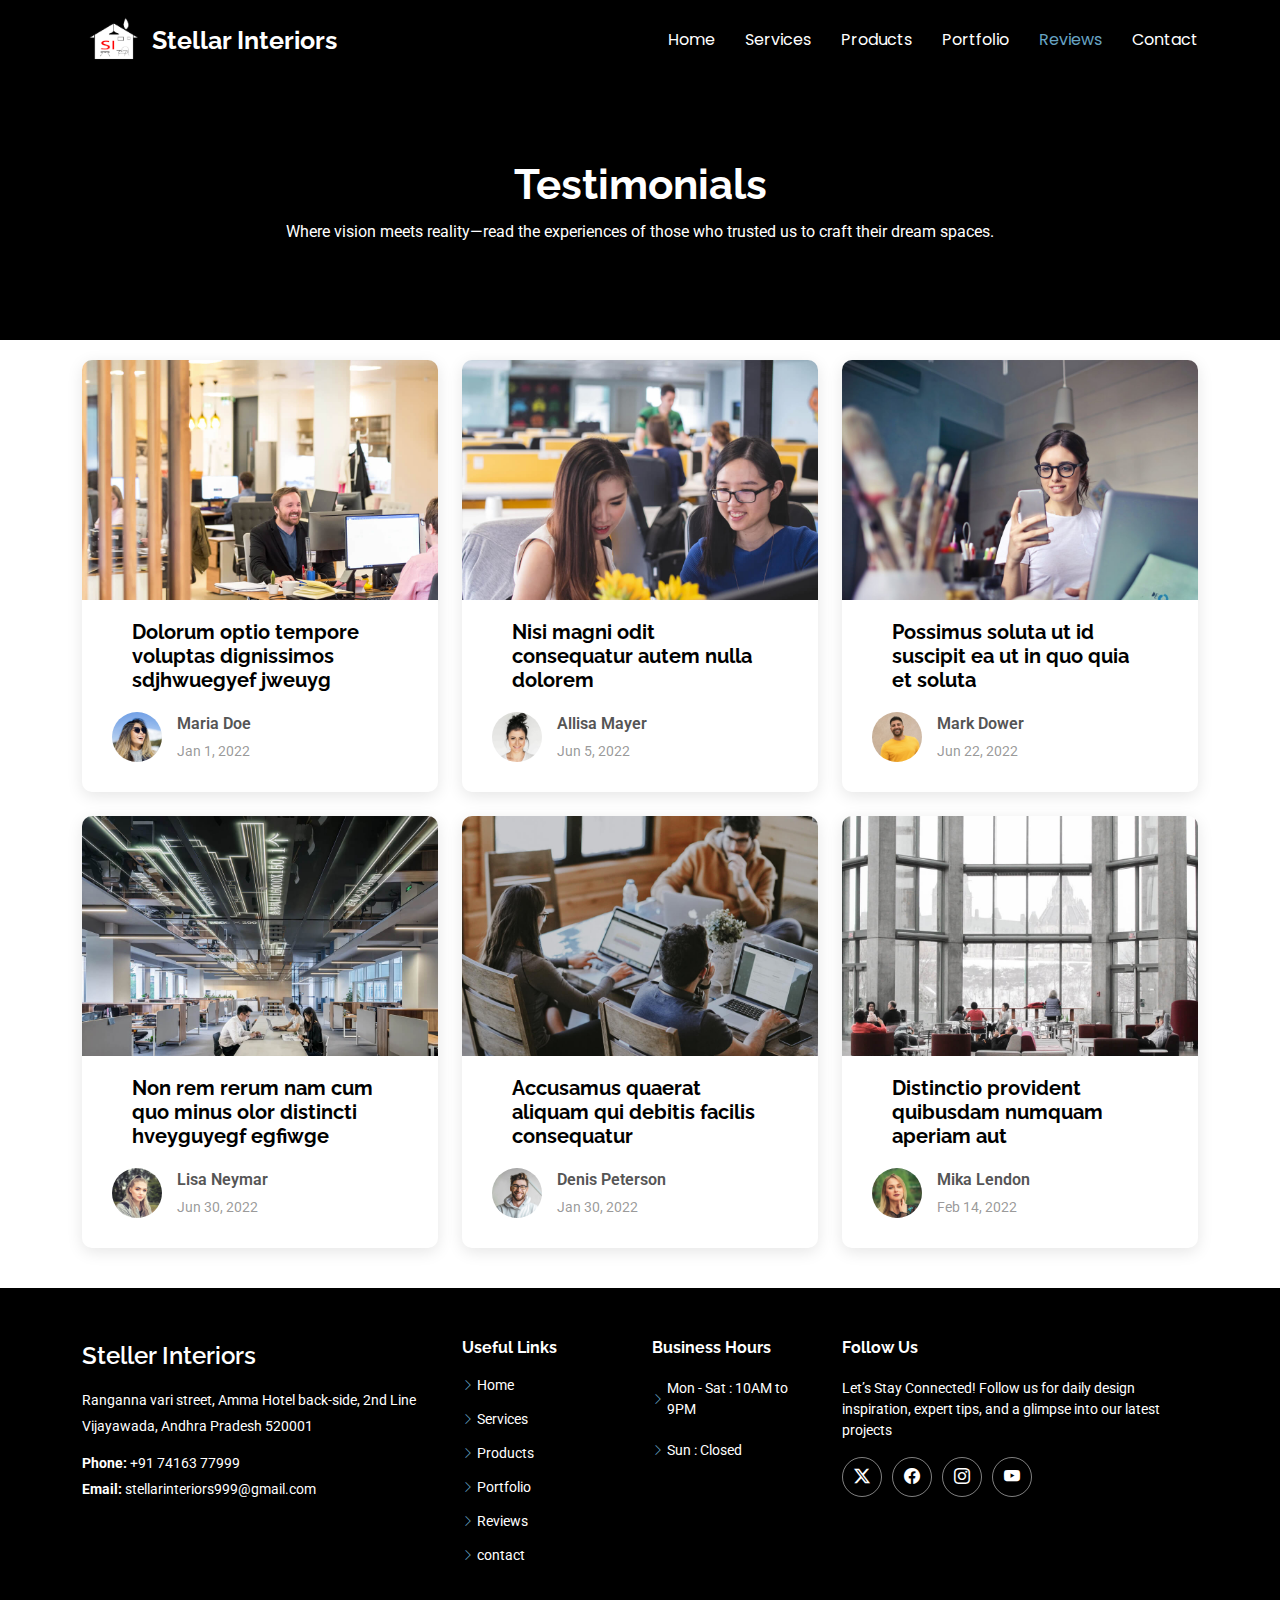
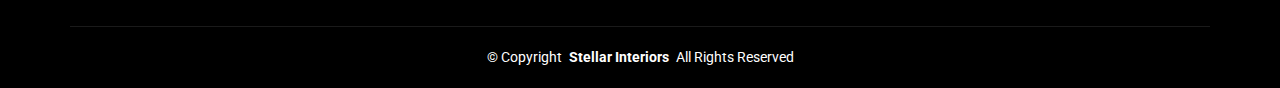
<file: reviews.html>
<!DOCTYPE html>
<html lang="en">

<head>
  <meta charset="utf-8">
  <meta content="width=device-width, initial-scale=1.0" name="viewport">
  <title>Stellar Interiors</title>
  <meta name="description" content="">
  <meta name="keywords" content="">

  <link href="assets/img/logo.png" rel="icon">

  <!-- Fonts -->
  <link href="https://fonts.googleapis.com" rel="preconnect">
  <link href="https://fonts.gstatic.com" rel="preconnect" crossorigin>
  <link
    href="https://fonts.googleapis.com/css2?family=Roboto:ital,wght@0,100;0,300;0,400;0,500;0,700;0,900;1,100;1,300;1,400;1,500;1,700;1,900&family=Poppins:ital,wght@0,100;0,200;0,300;0,400;0,500;0,600;0,700;0,800;0,900;1,100;1,200;1,300;1,400;1,500;1,600;1,700;1,800;1,900&family=Raleway:ital,wght@0,100;0,200;0,300;0,400;0,500;0,600;0,700;0,800;0,900;1,100;1,200;1,300;1,400;1,500;1,600;1,700;1,800;1,900&display=swap"
    rel="stylesheet">

  <!-- Vendor CSS Files -->
  <link href="assets/vendor/bootstrap/css/bootstrap.min.css" rel="stylesheet">
  <link href="assets/vendor/bootstrap-icons/bootstrap-icons.css" rel="stylesheet">
  <link href="assets/vendor/aos/aos.css" rel="stylesheet">
  <link href="assets/vendor/glightbox/css/glightbox.min.css" rel="stylesheet">
  <link href="assets/vendor/swiper/swiper-bundle.min.css" rel="stylesheet">

  <!-- Main CSS File -->
  <link href="assets/css/main.css" rel="stylesheet">

  <!-- =======================================================
  * Template Name: Moderna
  * Template URL: https://bootstrapmade.com/free-bootstrap-template-corporate-moderna/
  * Updated: Aug 07 2024 with Bootstrap v5.3.3
  * Author: BootstrapMade.com
  * License: https://bootstrapmade.com/license/
  ======================================================== -->
</head>

<body class="blog-page">

  <header id="header" class="header d-flex align-items-center fixed-top">
    <div class="container-fluid container-xl position-relative d-flex align-items-center justify-content-between">

      <a href="index.html" class="logo d-flex align-items-center">
        <!-- Uncomment the line below if you also wish to use an image logo -->
        <!-- <img src="assets/img/logo.png" alt=""> -->
        <img src="assets/img/logo.png" alt="Logo" class="me-2" style="height: 50px;">
        <h1 class="sitename">Stellar Interiors</h1>
      </a>

      <nav id="navmenu" class="navmenu">
        <ul>
          <li><a href="index.html">Home</a></li>
          <li><a href="services.html">Services</a></li>
          <li><a href="products.html">Products</a></li>
          <li><a href="portfolio.html">Portfolio</a></li>
          <li><a href="reviews.html" class="active">Reviews</a></li>
          <li><a href="contact.html">Contact</a></li>
        </ul>
        <i class="mobile-nav-toggle d-xl-none bi bi-list"></i>
      </nav>

    </div>
  </header>

  <main class="main">

    <!-- Page Title -->
    <div class="page-title dark-background">
      <div class="container position-relative">
        <h1>Testimonials</h1>
        <p>Where vision meets reality—read the experiences of those who trusted us to craft their dream spaces.</p>
      </div>
    </div><!-- End Page Title -->

    <!-- Blog Posts Section -->
    <section id="blog-posts" class="blog-posts section">

      <div class="container">
        <div class="row gy-4">

          <div class="col-lg-4">
            <article>

              <div class="post-img">
                <img src="assets/img/reviews/blog-recent-1.jpg" alt="" class="img-fluid">
              </div>

              <h2 class="title">
                Dolorum optio tempore voluptas dignissimos sdjhwuegyef jweuyg
              </h2>

              <div class="d-flex align-items-center">
                <img src="assets/img/reviews/blog-author-1.jpg" alt="" class="img-fluid post-author-img flex-shrink-0">
                <div class="post-meta">
                  <p class="post-author">Maria Doe</p>
                  <p class="post-date">
                    <time datetime="2022-01-01">Jan 1, 2022</time>
                  </p>
                </div>
              </div>

            </article>
          </div><!-- End post list item -->

          <div class="col-lg-4">
            <article>

              <div class="post-img">
                <img src="assets/img/reviews/blog-recent-2.jpg" alt="" class="img-fluid">
              </div>

              <h2 class="title">
                Nisi magni odit consequatur autem nulla dolorem
              </h2>

              <div class="d-flex align-items-center">
                <img src="assets/img/reviews/blog-author-2.jpg" alt="" class="img-fluid post-author-img flex-shrink-0">
                <div class="post-meta">
                  <p class="post-author">Allisa Mayer</p>
                  <p class="post-date">
                    <time datetime="2022-01-01">Jun 5, 2022</time>
                  </p>
                </div>
              </div>

            </article>
          </div><!-- End post list item -->

          <div class="col-lg-4">
            <article>

              <div class="post-img">
                <img src="assets/img/reviews/blog-recent-3.jpg" alt="" class="img-fluid">
              </div>

              <h2 class="title">
                Possimus soluta ut id suscipit ea ut in quo quia et soluta
              </h2>

              <div class="d-flex align-items-center">
                <img src="assets/img/reviews/blog-author-3.jpg" alt="" class="img-fluid post-author-img flex-shrink-0">
                <div class="post-meta">
                  <p class="post-author">Mark Dower</p>
                  <p class="post-date">
                    <time datetime="2022-01-01">Jun 22, 2022</time>
                  </p>
                </div>
              </div>

            </article>
          </div><!-- End post list item -->

          <div class="col-lg-4">
            <article>

              <div class="post-img">
                <img src="assets/img/reviews/blog-recent-4.jpg" alt="" class="img-fluid">
              </div>

              <h2 class="title">
                Non rem rerum nam cum quo minus olor distincti hveyguyegf egfiwge
              </h2>

              <div class="d-flex align-items-center">
                <img src="assets/img/reviews/blog-author-4.jpg" alt="" class="img-fluid post-author-img flex-shrink-0">
                <div class="post-meta">
                  <p class="post-author">Lisa Neymar</p>
                  <p class="post-date">
                    <time datetime="2022-01-01">Jun 30, 2022</time>
                  </p>
                </div>
              </div>

            </article>
          </div><!-- End post list item -->

          <div class="col-lg-4">
            <article>

              <div class="post-img">
                <img src="assets/img/reviews/blog-recent-5.jpg" alt="" class="img-fluid">
              </div>

              <h2 class="title">
                Accusamus quaerat aliquam qui debitis facilis consequatur
              </h2>

              <div class="d-flex align-items-center">
                <img src="assets/img/reviews/blog-author-5.jpg" alt="" class="img-fluid post-author-img flex-shrink-0">
                <div class="post-meta">
                  <p class="post-author">Denis Peterson</p>
                  <p class="post-date">
                    <time datetime="2022-01-01">Jan 30, 2022</time>
                  </p>
                </div>
              </div>

            </article>
          </div><!-- End post list item -->

          <div class="col-lg-4">
            <article>

              <div class="post-img">
                <img src="assets/img/reviews/blog-recent-6.jpg" alt="" class="img-fluid">
              </div>

              <h2 class="title">
                Distinctio provident quibusdam numquam aperiam aut
              </h2>

              <div class="d-flex align-items-center">
                <img src="assets/img/reviews/blog-author-6.jpg" alt="" class="img-fluid post-author-img flex-shrink-0">
                <div class="post-meta">
                  <p class="post-author">Mika Lendon</p>
                  <p class="post-date">
                    <time datetime="2022-01-01">Feb 14, 2022</time>
                  </p>
                </div>
              </div>

            </article>
          </div><!-- End post list item -->

        </div>
      </div>
  </main>

  <footer id="footer" class="footer dark-background">
    <div class="container footer-top">
      <div class="row gy-4">
        <div class="col-lg-4 col-md-6 footer-about">
          <a href="index.html" class="d-flex align-items-center">
            <span class="sitename">Steller Interiors</span>
          </a>
          <div class="footer-contact pt-3">
            <p>Ranganna vari street, Amma Hotel back-side, 2nd Line</p>
            <p>Vijayawada, Andhra Pradesh 520001</p>
            <p class="mt-3"><strong>Phone:</strong> <span>+91 74163 77999</span></p>
            <p><strong>Email:</strong> <span>stellarinteriors999@gmail.com</span></p>
          </div>
        </div>

        <div class="col-lg-2 col-md-3 footer-links">
          <h4>Useful Links</h4>
          <ul>
            <li><i class="bi bi-chevron-right"></i> <a href="index.html">Home</a></li>
            <li><i class="bi bi-chevron-right"></i> <a href="services.html">Services</a></li>
            <li><i class="bi bi-chevron-right"></i> <a href="products.html">Products</a></li>
            <li><i class="bi bi-chevron-right"></i> <a href="portfolio.html">Portfolio</a></li>
            <li><i class="bi bi-chevron-right"></i> <a href="reviews.html">Reviews</a></li>
            <li><i class="bi bi-chevron-right"></i> <a href="contact.html">contact</a></li>
          </ul>
        </div>

        <div class="col-lg-2 col-md-3 footer-links">
          <h4>Business Hours</h4>
          <ul>
            <li><i class="bi bi-chevron-right"></i>Mon - Sat : 10AM to 9PM</li>
            <li><i class="bi bi-chevron-right"></i>Sun : Closed</li>
          </ul>
        </div>

        <div class="col-lg-4 col-md-12">
          <h4>Follow Us</h4>
          <p>Let’s Stay Connected! Follow us for daily design inspiration, expert tips, and a glimpse into our latest
            projects</p>
          <div class="social-links d-flex">
            <a href="#"><i class="bi bi-twitter-x"></i></a>
            <a href="https://www.facebook.com/share/15x5bT9hDJ/?mibextid=wwXIfr"><i class="bi bi-facebook"></i></a>
            <a href="https://www.instagram.com/stellarinteriors.vja?igsh=MXNzNWF0eXNkMzNjZw=="><i class="bi bi-instagram"></i></a>
            <a href="https://youtube.com/@stellarinteriorsvijayawada?si=rdXaJAPPVOkF9XkS"><i class="bi bi-youtube"></i></a>
          </div>
        </div>

      </div>
    </div>

    <div class="container copyright text-center mt-4">
      <p>© <span>Copyright</span> <strong class="px-1 sitename">Stellar Interiors</strong> <span>All Rights
          Reserved</span></p>
    </div>
  </footer>

  <!-- Scroll Top -->
  <a href="#" id="scroll-top" class="scroll-top d-flex align-items-center justify-content-center"><i
      class="bi bi-arrow-up-short"></i></a>

  <!-- Preloader -->
  <div id="preloader"></div>

  <!-- Vendor JS Files -->
  <script src="assets/vendor/bootstrap/js/bootstrap.bundle.min.js"></script>
  <script src="assets/vendor/php-email-form/validate.js"></script>
  <script src="assets/vendor/aos/aos.js"></script>
  <script src="assets/vendor/glightbox/js/glightbox.min.js"></script>
  <script src="assets/vendor/purecounter/purecounter_vanilla.js"></script>
  <script src="assets/vendor/swiper/swiper-bundle.min.js"></script>
  <script src="assets/vendor/waypoints/noframework.waypoints.js"></script>
  <script src="assets/vendor/imagesloaded/imagesloaded.pkgd.min.js"></script>
  <script src="assets/vendor/isotope-layout/isotope.pkgd.min.js"></script>

  <!-- Main JS File -->
  <script src="assets/js/main.js"></script>

</body>

</html>
</file>
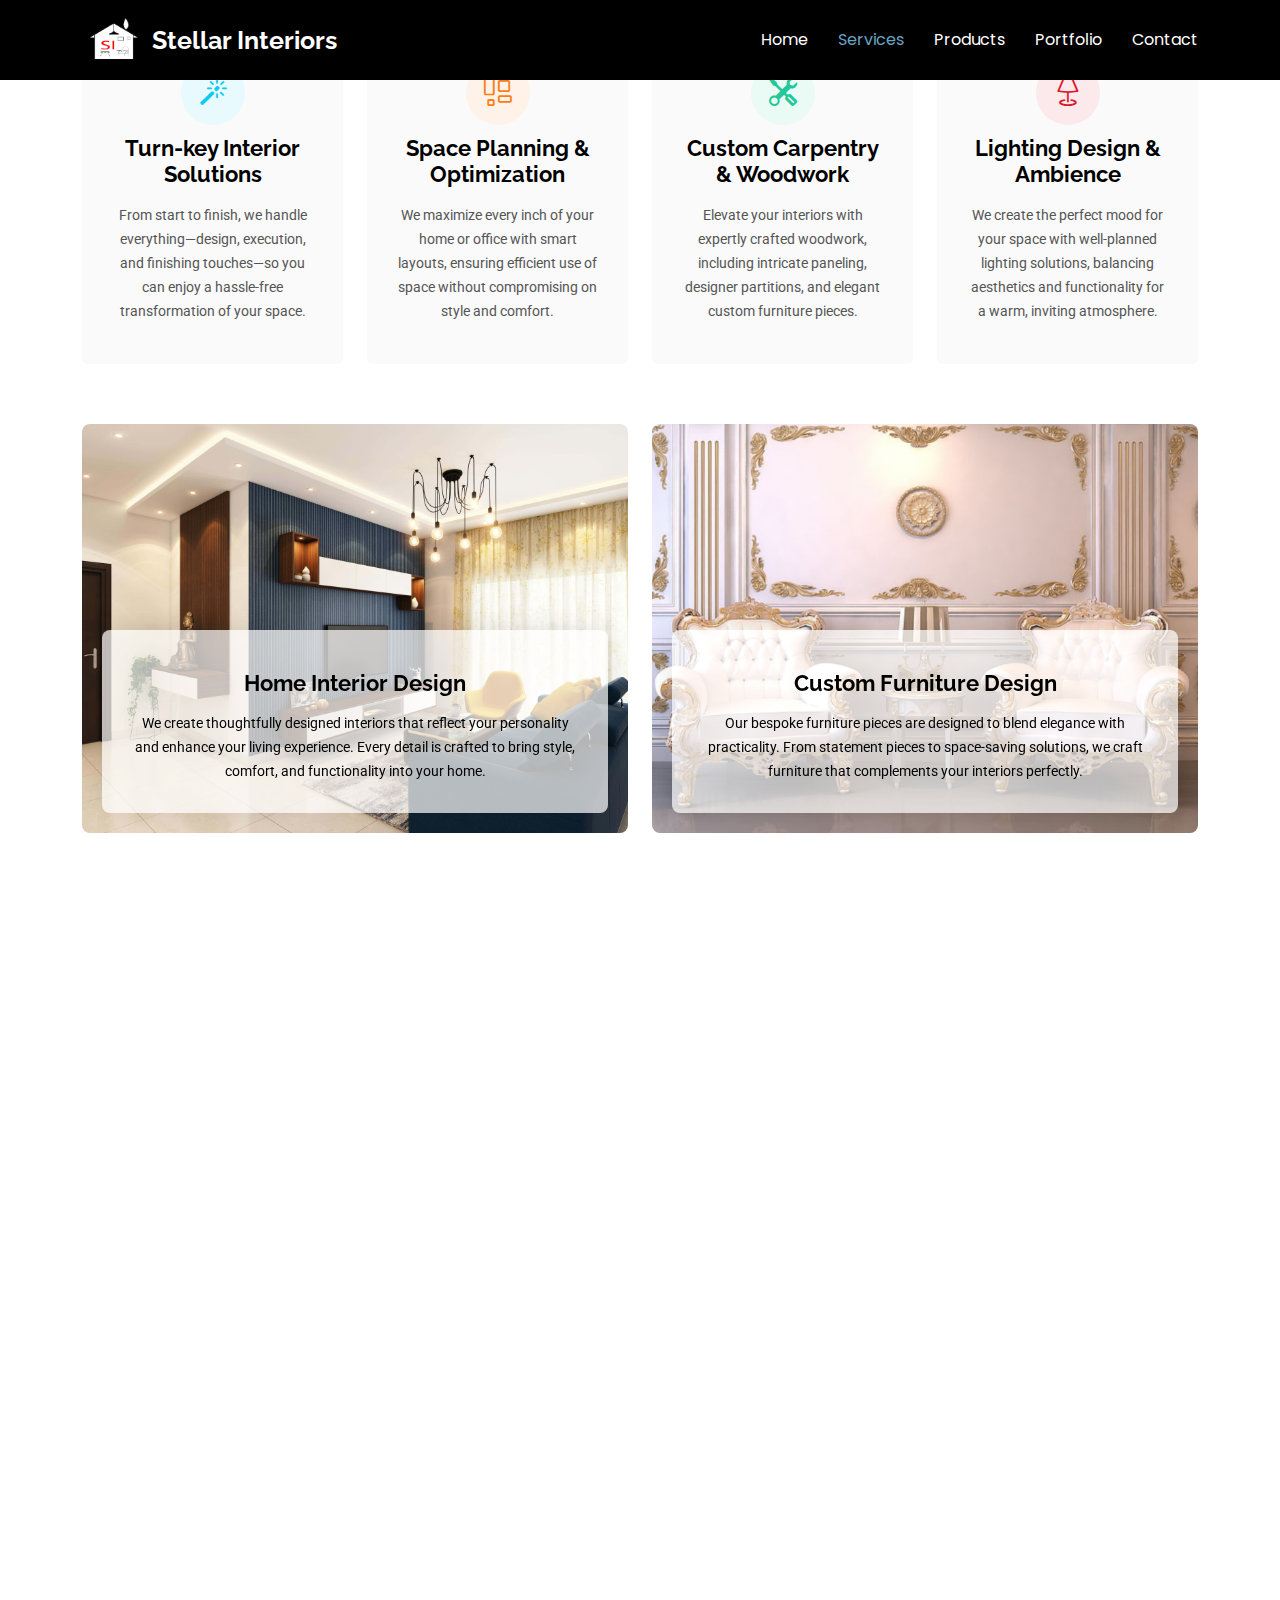
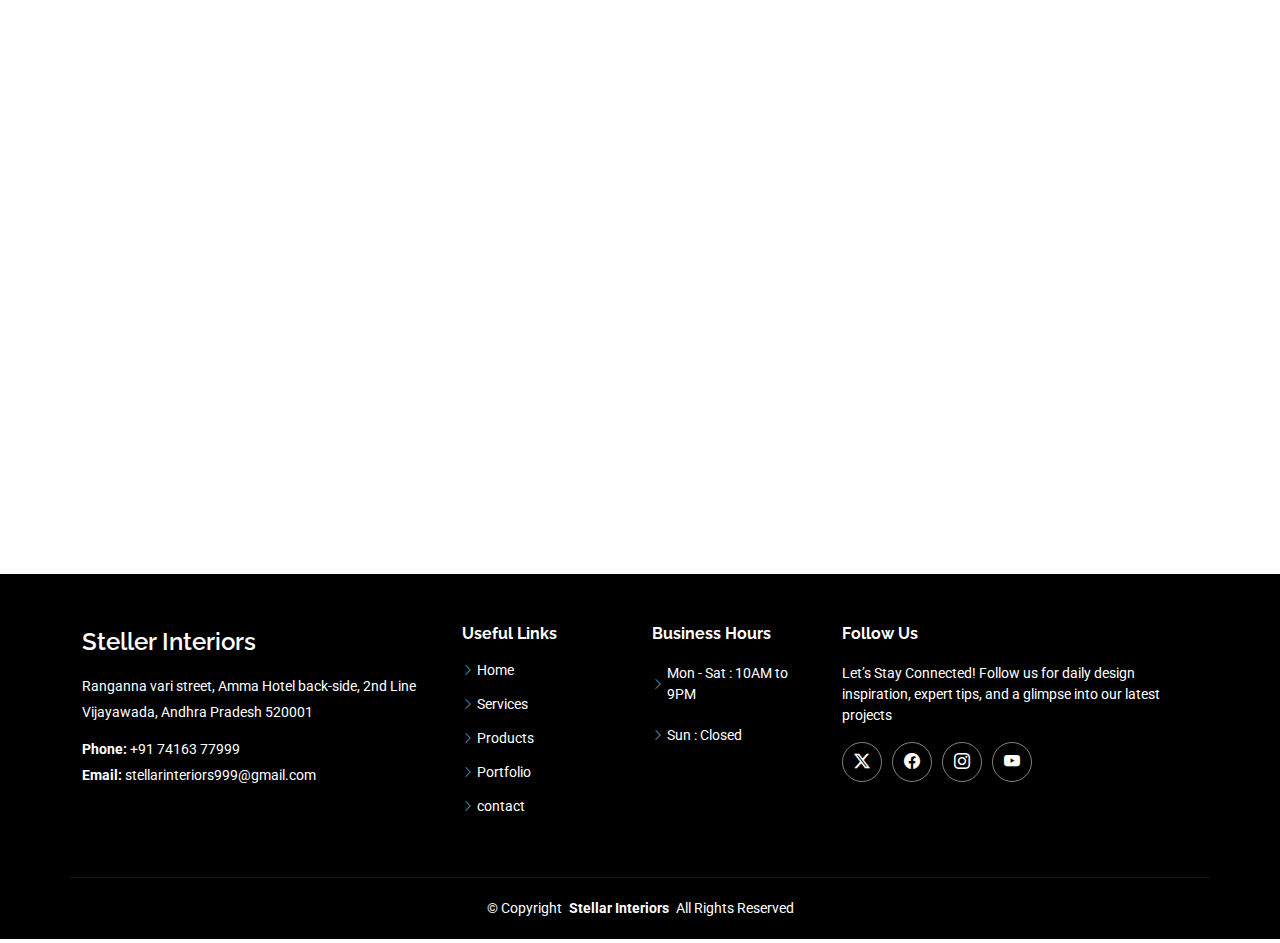
<file: services.html>
<!DOCTYPE html>
<html lang="en">

<head>
  <meta charset="utf-8">
  <meta content="width=device-width, initial-scale=1.0" name="viewport">
  <title>Stellar Interiors</title>

  <link href="assets/img/logo.png" rel="icon">

  <!-- Fonts -->
  <link href="https://fonts.googleapis.com" rel="preconnect">
  <link href="https://fonts.gstatic.com" rel="preconnect" crossorigin>
  <link
    href="https://fonts.googleapis.com/css2?family=Roboto:ital,wght@0,100;0,300;0,400;0,500;0,700;0,900;1,100;1,300;1,400;1,500;1,700;1,900&family=Poppins:ital,wght@0,100;0,200;0,300;0,400;0,500;0,600;0,700;0,800;0,900;1,100;1,200;1,300;1,400;1,500;1,600;1,700;1,800;1,900&family=Raleway:ital,wght@0,100;0,200;0,300;0,400;0,500;0,600;0,700;0,800;0,900;1,100;1,200;1,300;1,400;1,500;1,600;1,700;1,800;1,900&display=swap"
    rel="stylesheet">

  <!-- Vendor CSS Files -->
  <link href="assets/vendor/bootstrap/css/bootstrap.min.css" rel="stylesheet">
  <link href="assets/vendor/bootstrap-icons/bootstrap-icons.css" rel="stylesheet">
  <link href="assets/vendor/aos/aos.css" rel="stylesheet">
  <link href="assets/vendor/glightbox/css/glightbox.min.css" rel="stylesheet">
  <link href="assets/vendor/swiper/swiper-bundle.min.css" rel="stylesheet">

  <!-- Main CSS File -->
  <link href="assets/css/main.css" rel="stylesheet">
</head>

<body class="services-page">

  <header id="header" class="header d-flex align-items-center fixed-top">
    <div class="container-fluid container-xl position-relative d-flex align-items-center justify-content-between">

      <a href="index.html" class="logo d-flex align-items-center">
        <!-- Uncomment the line below if you also wish to use an image logo -->
        <!-- <img src="assets/img/logo.png" alt=""> -->
        <img src="assets/img/logo.png" alt="Logo" class="me-2" style="height: 50px;">
        <h1 class="sitename">Stellar Interiors</h1>
      </a>

      <nav id="navmenu" class="navmenu">
        <ul>
          <li><a href="index.html">Home</a></li>
          <li><a href="services.html" class="active">Services</a></li>
          <li><a href="products.html">Products</a></li>
          <li><a href="portfolio.html">Portfolio</a></li>
          <li><a href="contact.html">Contact</a></li>
        </ul>
        <i class="mobile-nav-toggle d-xl-none bi bi-list"></i>
      </nav>

    </div>
  </header>

  <main class="main">

    <!-- Page Title -->
    <!--<div class="page-title dark-background">
      <div class="container position-relative">
        <h1>Services</h1>
        <p>Our end-to-end solutions cover everything from concept to execution, ensuring a seamless and stress-free
          experience for you.</p>
      </div>
    </div>--><!-- End Page Title -->

    <!-- Featured Services Section -->
    <section id="featured-services" class="featured-services section">

      <div class="container">

        <div class="row gy-4">

          <div class="col-lg-3 col-md-6" data-aos="fade-up" data-aos-delay="100">
            <div class="service-item item-cyan position-relative">
              <div class="icon">
                <i class="bi bi-magic"></i>
              </div>
              <h3>Turn-key Interior Solutions</h3>
              <p>From start to finish, we handle everything—design, execution, and finishing touches—so you can enjoy a
                hassle-free transformation of your space.</p>
            </div>
          </div><!-- End Service Item -->

          <div class="col-lg-3 col-md-6" data-aos="fade-up" data-aos-delay="200">
            <div class="service-item item-orange position-relative">
              <div class="icon">
                <i class="bi bi-layout-wtf"></i>
              </div>
              <h3>Space Planning & Optimization</h3>
              <p>We maximize every inch of your home or office with smart layouts, ensuring efficient use of space
                without compromising on style and comfort.</p>
            </div>
          </div><!-- End Service Item -->

          <div class="col-lg-3 col-md-6" data-aos="fade-up" data-aos-delay="300">
            <div class="service-item item-teal position-relative">
              <div class="icon">
                <i class="bi bi-tools"></i>
              </div>
              <h3>Custom Carpentry & Woodwork</h3>
              <p>Elevate your interiors with expertly crafted woodwork, including intricate paneling, designer
                partitions, and elegant custom furniture pieces.</p>
            </div>
          </div><!-- End Service Item -->

          <div class="col-lg-3 col-md-6" data-aos="fade-up" data-aos-delay="400">
            <div class="service-item item-red position-relative">
              <div class="icon">
                <i class="bi bi-lamp"></i>
              </div>
              <h3>Lighting Design & Ambience</h3>
              <p>We create the perfect mood for your space with well-planned lighting solutions, balancing aesthetics
                and functionality for a warm, inviting atmosphere.</p>
            </div>
          </div><!-- End Service Item -->
        </div>

      </div>

    </section><!-- /Featured Services Section -->

    <!-- Services Section -->
    <section id="services" class="services section">

      <div class="container" data-aos="fade-up" data-aos-delay="100">

        <div class="row gy-4">

          <div class="col-lg-6" data-aos="zoom-in" data-aos-delay="200">
            <div class="service-item position-relative">
              <div class="img">
                <img src="assets/img/services-1.jpg" class="img-fluid" alt="">
              </div>
              <div class="details">
                <h3>Home Interior Design</h3>
                <p>We create thoughtfully designed interiors that reflect your personality and enhance your living
                  experience. Every detail is crafted to bring style, comfort, and functionality into your home.</p>
              </div>
            </div>
          </div><!-- End Service Item -->

          <div class="col-lg-6" data-aos="zoom-in" data-aos-delay="300">
            <div class="service-item position-relative">
              <div class="img">
                <img src="assets/img/services-2.jpg" class="img-fluid" alt="">
              </div>
              <div class="details">
                <h3>Custom Furniture Design</h3>
                <p>Our bespoke furniture pieces are designed to blend elegance with practicality. From statement pieces
                  to space-saving solutions, we craft furniture that complements your interiors perfectly.</p>
              </div>
            </div>
          </div><!-- End Service Item -->

          <div class="col-lg-6" data-aos="zoom-in" data-aos-delay="400">
            <div class="service-item position-relative">
              <div class="img">
                <img src="assets/img/services-3.jpg" class="img-fluid" alt="">
              </div>
              <div class="details">
                <h3>Modular Kitchens</h3>
                <p>Smart, stylish, and space-efficient—our modular kitchens are designed for seamless functionality and
                  modern aesthetics, making cooking a delightful experience.</p>
              </div>
            </div>
          </div><!-- End Service Item -->

          <div class="col-lg-6" data-aos="zoom-in" data-aos-delay="500">
            <div class="service-item position-relative">
              <div class="img">
                <img src="assets/img/services-4.jpg" class="img-fluid" alt="">
              </div>
              <div class="details">
                <h3>Wardrobe Design</h3>
                <p>We design custom wardrobes in a variety of materials, colors, and layouts to maximize storage while
                  maintaining a sleek and stylish look which fulfills all your requirements</p>
              </div>
            </div>
          </div><!-- End Service Item -->

          <div class="col-lg-6" data-aos="zoom-in" data-aos-delay="500">
            <div class="service-item position-relative">
              <div class="img">
                <img src="assets/img/services-5.jpg" class="img-fluid" alt="">
              </div>
              <div class="details">
                <h3>Structural Renovation</h3>
                <p>Transform your space with our expert remodeling and renovation services. We enhance both aesthetics
                  and functionality, ensuring a seamless blend of design and durability.</p>
              </div>
            </div>
          </div><!-- End Service Item -->

          <div class="col-lg-6" data-aos="zoom-in" data-aos-delay="500">
            <div class="service-item position-relative">
              <div class="img">
                <img src="assets/img/services-6.jpg" class="img-fluid" alt="">
              </div>
              <div class="details">
                <h3>Commercial Interiors</h3>
                <p>We create functional and stylish workspaces that enhance productivity, optimize space, and maintain
                  an elegant, professional aesthetic tailored to your brand’s identity and workflow needs.</p>
              </div>
            </div>
          </div><!-- End Service Item -->

          <div class="col-lg-6" data-aos="zoom-in" data-aos-delay="500">
            <div class="service-item position-relative">
              <div class="img">
                <img src="assets/img/services-7.jpg" class="img-fluid" alt="">
              </div>
              <div class="details">
                <h3>Luxury Design & Trends</h3>
                <p>From in-home bars and wine cellars to smart home integrations, we bring the latest luxury trends into
                  your interiors for a sophisticated and modern living experience.</p>
              </div>
            </div>
          </div><!-- End Service Item -->

          <div class="col-lg-6" data-aos="zoom-in" data-aos-delay="500">
            <div class="service-item position-relative">
              <div class="img">
                <img src="assets/img/services-8.jpg" class="img-fluid" alt="">
              </div>
              <div class="details">
                <h3>3D Visualization</h3>
                <p>See your dream space before it comes to life! Our advanced 3D visualization technology helps you
                  explore design concepts and make informed decisions effortlessly.</p>
              </div>
            </div>
          </div><!-- End Service Item -->


        </div>

      </div>

    </section><!-- /Services Section -->

  </main>

  <footer id="footer" class="footer dark-background">
    <div class="container footer-top">
      <div class="row gy-4">
        <div class="col-lg-4 col-md-7 footer-about">
          <a class="flex align-items-center">
            <span class="sitename">Steller Interiors</span>
          </a>
          <div class="footer-contact pt-3">
            <p>Ranganna vari street, Amma Hotel back-side, 2nd Line</p>
            <p>Vijayawada, Andhra Pradesh 520001</p>
            <p class="mt-3"><strong>Phone:</strong> <span>+91 74163 77999</span></p>
            <p><strong>Email:</strong> <span>stellarinteriors999@gmail.com</span></p>
          </div>
        </div>

        <div class="col-lg-2 col-md-3 footer-links">
          <h4>Useful Links</h4>
          <ul>
            <li><i class="bi bi-chevron-right"></i> <a href="index.html">Home</a></li>
            <li><i class="bi bi-chevron-right"></i> <a href="services.html">Services</a></li>
            <li><i class="bi bi-chevron-right"></i> <a href="products.html">Products</a></li>
            <li><i class="bi bi-chevron-right"></i> <a href="portfolio.html">Portfolio</a></li>
            <li><i class="bi bi-chevron-right"></i> <a href="contact.html">contact</a></li>
          </ul>
        </div>

        <div class="col-lg-2 col-md-3 footer-links">
          <h4>Business Hours</h4>
          <ul>
            <li><i class="bi bi-chevron-right"></i>Mon - Sat : 10AM to 9PM</li>
            <li><i class="bi bi-chevron-right"></i>Sun : Closed</li>
          </ul>
        </div>

        <div class="col-lg-4 col-md-12">
          <h4>Follow Us</h4>
          <p>Let’s Stay Connected! Follow us for daily design inspiration, expert tips, and a glimpse into our latest
            projects</p>
          <div class="social-links d-flex">
            <a href="#"><i class="bi bi-twitter-x"></i></a>
            <a href="https://www.facebook.com/share/15x5bT9hDJ/?mibextid=wwXIfr"><i class="bi bi-facebook"></i></a>
            <a href="https://www.instagram.com/stellarinteriors.vja?igsh=MXNzNWF0eXNkMzNjZw=="><i class="bi bi-instagram"></i></a>
            <a href="https://youtube.com/@stellarinteriorsvijayawada?si=rdXaJAPPVOkF9XkS"><i class="bi bi-youtube"></i></a>
          </div>
        </div>

      </div>
    </div>

    <div class="container copyright text-center mt-4">
      <p>© <span>Copyright</span> <strong class="px-1 sitename">Stellar Interiors</strong> <span>All Rights
          Reserved</span></p>
    </div>
  </footer>

  <!-- Scroll Top -->
  <a href="#" id="scroll-top" class="scroll-top d-flex align-items-center justify-content-center"><i
      class="bi bi-arrow-up-short"></i></a>

  <!-- Preloader -->
  <div id="preloader"></div>

  <!-- Vendor JS Files -->
  <script src="assets/vendor/bootstrap/js/bootstrap.bundle.min.js"></script>
  <script src="assets/vendor/php-email-form/validate.js"></script>
  <script src="assets/vendor/aos/aos.js"></script>
  <script src="assets/vendor/glightbox/js/glightbox.min.js"></script>
  <script src="assets/vendor/purecounter/purecounter_vanilla.js"></script>
  <script src="assets/vendor/swiper/swiper-bundle.min.js"></script>
  <script src="assets/vendor/waypoints/noframework.waypoints.js"></script>
  <script src="assets/vendor/imagesloaded/imagesloaded.pkgd.min.js"></script>
  <script src="assets/vendor/isotope-layout/isotope.pkgd.min.js"></script>

  <!-- Main JS File -->
  <script src="assets/js/main.js"></script>

</body>

</html>
</file>
<file: assets/css/main.css>
:root {
  --default-font: "Roboto", system-ui, -apple-system, "Segoe UI", Roboto, "Helvetica Neue", Arial, "Noto Sans", "Liberation Sans", sans-serif, "Apple Color Emoji", "Segoe UI Emoji", "Segoe UI Symbol", "Noto Color Emoji";
  --heading-font: "Raleway", sans-serif;
  --nav-font: "Poppins", sans-serif;
}

/* Global Colors - The following color variables are used throughout the website. Updating them here will change the color scheme of the entire website */
:root {
  --background-color: #ffffff;
  /* Background color for the entire website, including individual sections */
  --default-color: #555555;
  /* Default color used for the majority of the text content across the entire website */
  --heading-color: #000;
  /* Color for headings, subheadings and title throughout the website */
  --accent-color: #68a4c4;
  /* Accent color that represents your brand on the website. It's used for buttons, links, and other elements that need to stand out */
  --surface-color: #ffffff;
  /* The surface color is used as a background of boxed elements within sections, such as cards, icon boxes, or other elements that require a visual separation from the global background. */
  --contrast-color: #ffffff;
  /* Contrast color for text, ensuring readability against backgrounds of accent, heading, or default colors. */
}

/* Nav Menu Colors - The following color variables are used specifically for the navigation menu. They are separate from the global colors to allow for more customization options */
:root {
  --nav-color: #ffffff;
  /* The default color of the main navmenu links */
  --nav-hover-color: #68a4c4;
  /* Applied to main navmenu links when they are hovered over or active */
  --nav-mobile-background-color: #ffffff;
  /* Used as the background color for mobile navigation menu */
  --nav-dropdown-background-color: #ffffff;
  /* Used as the background color for dropdown items that appear when hovering over primary navigation items */
  --nav-dropdown-color: #555555;
  /* Used for navigation links of the dropdown items in the navigation menu. */
  --nav-dropdown-hover-color: #68a4c4;
  /* Similar to --nav-hover-color, this color is applied to dropdown navigation links when they are hovered over. */
}

/* Color Presets - These classes override global colors when applied to any section or element, providing reuse of the sam color scheme. */

.light-background {
  --background-color: #f4f8fb;
  --surface-color: #ffffff;
}

.dark-background {
  --background-color: #000;
  --default-color: #ffffff;
  --heading-color: #ffffff;
  --surface-color: #000;
  --contrast-color: #ffffff;
}

/* Smooth scroll */
:root {
  scroll-behavior: smooth;
}

/*--------------------------------------------------------------
# General Styling & Shared Classes
--------------------------------------------------------------*/
body {
  color: var(--default-color);
  background-color: var(--background-color);
  font-family: var(--default-font);
}

a {
  color: var(--accent-color);
  text-decoration: none;
  transition: 0.3s;
}

a:hover {
  color: color-mix(in srgb, var(--accent-color), transparent 25%);
  text-decoration: none;
}

h1,
h2,
h3,
h4,
h5,
h6 {
  color: var(--heading-color);
  font-family: var(--heading-font);
}

/* Pulsating Play Button
------------------------------*/
.pulsating-play-btn {
  width: 94px;
  height: 94px;
  background: radial-gradient(var(--accent-color) 50%, color-mix(in srgb, var(--accent-color), transparent 75%) 52%);
  border-radius: 50%;
  display: block;
  position: relative;
  overflow: hidden;
}

.pulsating-play-btn:before {
  content: "";
  position: absolute;
  width: 120px;
  height: 120px;
  animation-delay: 0s;
  animation: pulsate-play-btn 2s;
  animation-direction: forwards;
  animation-iteration-count: infinite;
  animation-timing-function: steps;
  opacity: 1;
  border-radius: 50%;
  border: 5px solid color-mix(in srgb, var(--accent-color), transparent 30%);
  top: -15%;
  left: -15%;
  background: rgba(198, 16, 0, 0);
}

.pulsating-play-btn:after {
  content: "";
  position: absolute;
  left: 50%;
  top: 50%;
  transform: translateX(-40%) translateY(-50%);
  width: 0;
  height: 0;
  border-top: 10px solid transparent;
  border-bottom: 10px solid transparent;
  border-left: 15px solid #fff;
  z-index: 100;
  transition: all 400ms cubic-bezier(0.55, 0.055, 0.675, 0.19);
}

.pulsating-play-btn:hover:before {
  content: "";
  position: absolute;
  left: 50%;
  top: 50%;
  transform: translateX(-40%) translateY(-50%);
  width: 0;
  height: 0;
  border: none;
  border-top: 10px solid transparent;
  border-bottom: 10px solid transparent;
  border-left: 15px solid #fff;
  z-index: 200;
  animation: none;
  border-radius: 0;
}

.pulsating-play-btn:hover:after {
  border-left: 15px solid var(--accent-color);
  transform: scale(20);
}

@keyframes pulsate-play-btn {
  0% {
    transform: scale(0.6, 0.6);
    opacity: 1;
  }

  100% {
    transform: scale(1, 1);
    opacity: 0;
  }
}

/*--------------------------------------------------------------
# Global Header
--------------------------------------------------------------*/
.header {
  --background-color: #000;
  --default-color: #ffffff;
  --heading-color: #ffffff;
  color: var(--default-color);
  background-color: var(--background-color);
  padding: 10px;
  transition: all 0.5s;
  z-index: 997;
}

.header .logo {
  line-height: 1;
}

.header .logo img {
  height: 50px;
  margin-right: 5px;
}

.header .logo h1 {
  font-size: 25px;
  margin: 0;
  font-weight: 700;
  color: var(--heading-color);
}

/* Global Header on Scroll
------------------------------*/
.scrolled .header {
  --background-color: #000;
}

/*--------------------------------------------------------------
# Navigation Menu
--------------------------------------------------------------*/
/* Navmenu - Desktop */
@media (min-width: 1200px) {
  .navmenu {
    padding: 0;
  }

  .navmenu ul {
    margin: 0;
    padding: 0;
    display: flex;
    list-style: none;
    align-items: center;
  }

  .navmenu li {
    position: relative;
  }

  .navmenu a,
  .navmenu a:focus {
    color: var(--nav-color);
    padding: 18px 15px;
    font-size: 16px;
    font-family: var(--nav-font);
    font-weight: 400;
    display: flex;
    align-items: center;
    justify-content: space-between;
    white-space: nowrap;
    transition: 0.3s;
  }

  .navmenu a i,
  .navmenu a:focus i {
    font-size: 12px;
    line-height: 0;
    margin-left: 5px;
    transition: 0.3s;
  }

  .navmenu li:last-child a {
    padding-right: 0;
  }

  .navmenu li:hover>a,
  .navmenu .active,
  .navmenu .active:focus {
    color: var(--nav-hover-color);
  }
}

/* Navmenu - Mobile */
@media (max-width: 1199px) {
  .mobile-nav-toggle {
    color: var(--nav-color);
    font-size: 28px;
    line-height: 0;
    margin-right: 10px;
    cursor: pointer;
    transition: color 0.3s;
  }

  .navmenu {
    padding: 0;
    z-index: 9997;
  }

  .navmenu ul {
    display: none;
    list-style: none;
    position: absolute;
    inset: 60px 20px 20px 20px;
    padding: 10px 0;
    margin: 0;
    border-radius: 6px;
    background-color: var(--nav-mobile-background-color);
    overflow-y: auto;
    transition: 0.3s;
    z-index: 9998;
    box-shadow: 0px 0px 30px rgba(0, 0, 0, 0.1);
  }

  .navmenu a,
  .navmenu a:focus {
    color: var(--nav-dropdown-color);
    padding: 10px 20px;
    font-family: var(--nav-font);
    font-size: 17px;
    font-weight: 500;
    display: flex;
    align-items: center;
    justify-content: space-between;
    white-space: nowrap;
    transition: 0.3s;
  }

  .navmenu a i,
  .navmenu a:focus i {
    font-size: 12px;
    line-height: 0;
    margin-left: 5px;
    width: 30px;
    height: 30px;
    display: flex;
    align-items: center;
    justify-content: center;
    border-radius: 50%;
    transition: 0.3s;
    background-color: color-mix(in srgb, var(--accent-color), transparent 90%);
  }

  .navmenu a i:hover,
  .navmenu a:focus i:hover {
    background-color: var(--accent-color);
    color: var(--contrast-color);
  }

  .navmenu a:hover,
  .navmenu .active,
  .navmenu .active:focus {
    color: var(--nav-dropdown-hover-color);
  }

  .navmenu .active i,
  .navmenu .active:focus i {
    background-color: var(--accent-color);
    color: var(--contrast-color);
    transform: rotate(180deg);
  }

  .navmenu .dropdown ul {
    position: static;
    display: none;
    z-index: 99;
    padding: 10px 0;
    margin: 10px 20px;
    background-color: var(--nav-dropdown-background-color);
    border: 1px solid color-mix(in srgb, var(--default-color), transparent 90%);
    box-shadow: none;
    transition: all 0.5s ease-in-out;
  }

  .navmenu .dropdown ul ul {
    background-color: rgba(33, 37, 41, 0.1);
  }

  .navmenu .dropdown>.dropdown-active {
    display: block;
    background-color: rgba(33, 37, 41, 0.03);
  }

  .mobile-nav-active {
    overflow: hidden;
  }

  .mobile-nav-active .mobile-nav-toggle {
    color: #fff;
    position: absolute;
    font-size: 32px;
    top: 15px;
    right: 15px;
    margin-right: 0;
    z-index: 9999;
  }

  .mobile-nav-active .navmenu {
    position: fixed;
    overflow: hidden;
    inset: 0;
    background: rgba(33, 37, 41, 0.8);
    transition: 0.3s;
  }

  .mobile-nav-active .navmenu>ul {
    display: block;
  }
}

/*--------------------------------------------------------------
# Global Footer
--------------------------------------------------------------*/
.footer {
  color: #fff;
  background-color: var(--background-color);
  font-size: 14px;
  position: relative;
}

.footer .footer-top {
  padding-top: 50px;
}

.footer .social-links a {
  display: flex;
  align-items: center;
  justify-content: center;
  width: 40px;
  height: 40px;
  border-radius: 50%;
  border: 1px solid color-mix(in srgb, var(--default-color), transparent 50%);
  font-size: 16px;
  color: color-mix(in srgb, var(--default-color));
  margin-right: 10px;
  transition: 0.3s;
}

.footer .social-links a:hover {
  color: var(--accent-color);
  border-color: var(--accent-color);
}

.footer h4 {
  font-size: 16px;
  font-weight: bold;
  position: relative;
  padding-bottom: 12px;
}

.footer .footer-links {
  margin-bottom: 30px;
}

.footer .footer-links ul {
  list-style: none;
  padding: 0;
  margin: 0;
}

.footer .footer-links ul i {
  margin-right: 3px;
  font-size: 12px;
  line-height: 0;
  color: var(--accent-color);
}

.footer .footer-links ul li {
  padding: 10px 0;
  display: flex;
  align-items: center;
}

.footer .footer-links ul li:first-child {
  padding-top: 0;
}

.footer .footer-links ul a {
  display: inline-block;
  color: color-mix(in srgb, var(--default-color));
  line-height: 1;
}

.footer .footer-links ul a:hover {
  color: var(--accent-color);
}

.footer .footer-about a {
  color: var(--heading-color);
  font-size: 24px;
  font-weight: 600;
  font-family: var(--heading-font);
}

.footer .footer-contact p {
  margin-bottom: 5px;
}

.footer .copyright {
  padding: 20px;
  border-top: 1px solid color-mix(in srgb, var(--default-color), transparent 90%);
}

.footer .copyright p {
  margin-bottom: 0;
}

/*--------------------------------------------------------------
# Preloader
--------------------------------------------------------------*/
#preloader {
  position: fixed;
  inset: 0;
  z-index: 999999;
  overflow: hidden;
  background: var(--background-color);
  transition: all 0.6s ease-out;
}

#preloader:before {
  content: "";
  position: fixed;
  top: calc(50% - 30px);
  left: calc(50% - 30px);
  border: 6px solid #ffffff;
  border-color: var(--accent-color) transparent var(--accent-color) transparent;
  border-radius: 50%;
  width: 60px;
  height: 60px;
  animation: animate-preloader 1.5s linear infinite;
}

@keyframes animate-preloader {
  0% {
    transform: rotate(0deg);
  }

  100% {
    transform: rotate(360deg);
  }
}

/*--------------------------------------------------------------
# Scroll Top Button
--------------------------------------------------------------*/
.scroll-top {
  position: fixed;
  visibility: hidden;
  opacity: 0;
  right: 15px;
  bottom: 15px;
  z-index: 99999;
  background-color: #000;
  width: 40px;
  height: 40px;
  border-radius: 4px;
  transition: all 0.4s;
}

.scroll-top i {
  font-size: 24px;
  color: var(--contrast-color);
  line-height: 0;
}

.scroll-top:hover {
  background-color: color-mix(in srgb, var(--accent-color), transparent 20%);
  color: var(--contrast-color);
}

.scroll-top.active {
  visibility: visible;
  opacity: 1;
}

/*--------------------------------------------------------------
# Disable aos animation delay on mobile devices
--------------------------------------------------------------*/
@media screen and (max-width: 768px) {
  [data-aos-delay] {
    transition-delay: 0 !important;
  }
}

/*--------------------------------------------------------------
# Global Page Titles & Breadcrumbs
--------------------------------------------------------------*/
.page-title {
  color: var(--default-color);
  background-color: var(--background-color);
  padding: 160px 0 80px 0;
  text-align: center;
  position: relative;
}

.page-title:before {
  content: "";
  background-color: color-mix(in srgb, var(--background-color), transparent 50%);
  position: absolute;
  inset: 0;
}

.page-title h1 {
  font-size: 42px;
  font-weight: 700;
  margin-bottom: 10px;
}

.page-title .breadcrumbs ol {
  display: flex;
  flex-wrap: wrap;
  list-style: none;
  justify-content: center;
  padding: 0;
  margin: 0;
  font-size: 16px;
  font-weight: 400;
}

.page-title .breadcrumbs ol li+li {
  padding-left: 10px;
}

.page-title .breadcrumbs ol li+li::before {
  content: "/";
  display: inline-block;
  padding-right: 10px;
  color: color-mix(in srgb, var(--default-color), transparent 50%);
}

/*--------------------------------------------------------------
# Global Sections
--------------------------------------------------------------*/
section,
.section {
  color: var(--default-color);
  background-color: var(--background-color);
  padding: 0 0 40px 0;
  scroll-margin-top: 90px;
  overflow: clip;
  margin-top: 20px;
}

@media (max-width: 1199px) {

  section,
  .section {
    scroll-margin-top: 66px;
  }
}

/*--------------------------------------------------------------
# Global Section Titles
--------------------------------------------------------------*/
.section-title {
  text-align: center;
  padding-bottom: 60px;
  position: relative;
}

.section-title h2 {
  font-size: 32px;
  font-weight: 700;
  margin-bottom: 20px;
  padding-bottom: 20px;
  position: relative;
}

.section-title h2:before {
  content: "";
  position: absolute;
  display: block;
  width: 160px;
  height: 1px;
  background: color-mix(in srgb, var(--default-color), transparent 60%);
  left: 0;
  right: 0;
  bottom: 1px;
  margin: auto;
}

.section-title h2::after {
  content: "";
  position: absolute;
  display: block;
  width: 60px;
  height: 3px;
  background: var(--accent-color);
  left: 0;
  right: 0;
  bottom: 0;
  margin: auto;
}

.section-title p {
  margin-bottom: 0;
}

/*--------------------------------------------------------------
# Hero Section
--------------------------------------------------------------*/
.hero {
  position: relative;
  padding: 0;
  width: 100%;
  height: 100vh;
  overflow: hidden;
  display: flex;
  align-items: center;
  justify-content: center;
  text-align: center;
  color: white;
  background: linear-gradient(rgba(0, 0, 0, 0.3), rgba(0, 0, 0, 0.3)), 
              url("../img/backdrop.jpg") center/cover no-repeat;
}

/* Background Image */
.hero::after {
  content: "";
  position: absolute;
  top: 0;
  left: 0;
  width: 100%;
  height: 100vh;
  z-index: -1;
}

/* Wave Effect - 3 Peaks & 3 Valleys */
.hero::before {
  content: "";
  position: absolute;
  bottom: 0;
  left: 0;
  width: 100%;
  height: 30%; /* Adjust height for better proportions */
  background: url("data:image/svg+xml,%3Csvg xmlns='http://www.w3.org/2000/svg' viewBox='0 0 1440 320'%3E%3Cpath fill='%23ffffff' fill-opacity='1' d='M0,224 C240,128 480,320 720,224 C960,128 1200,320 1440,224 L1440,320 L0,320 Z'%3E%3C/path%3E%3C/svg%3E");
  background-repeat: no-repeat;
  background-position: bottom;
  background-size: cover;
  z-index: 1;
}

.hero img {
  position: absolute;
  inset: 0;
  display: block;
  width: 100%;
  height: 100%;
  object-fit: cover;
  z-index: 1;
}

.slideshow {
  width: 100%;
  height: 100vh;
  position: relative;
  overflow: hidden;
}

.slideshow img {
  position: absolute;
  width: 100%;
  height: 100%;
  object-fit: cover;
  opacity: 0;
  animation: slideShow 9s infinite;
}

.slideshow img:nth-child(1) {
  animation-delay: 0s;
}

.slideshow img:nth-child(2) {
  animation-delay: 3s;
}

.slideshow img:nth-child(3) {
  animation-delay: 6s;
}

@keyframes slideShow {
  0% {
    opacity: 0;
  }

  10% {
    opacity: 1;
  }

  30% {
    opacity: 1;
  }

  40% {
    opacity: 0;
  }

  100% {
    opacity: 0;
  }
}

.hero .carousel {
  position: relative;
  width: 100%;
  display: flex;
  align-items: center;
  z-index: 3;
}

.hero .carousel-container {
  display: flex;
  justify-content: center;
  align-items: center;
  flex-direction: column;
  text-align: center;
  font-weight: 600px;
}

.hero h2 {
  margin-bottom: 30px;
  font-size: 48px;
  font-weight: 700;
  animation: fadeInDown 1s both;
  display: block;
}

.hero p {
  width: 80%;
  margin: 0 auto 30px auto;
  font-weight: 300;
  color: color-mix(in srgb, var(--default-color));
  animation: fadeInDown 1s both 0.2s;
}

.hero .carousel-control-prev,
.hero .carousel-control-next {
  width: 10%;
}

.hero .carousel-control-next-icon,
.hero .carousel-control-prev-icon {
  background: none;
  font-size: 48px;
  line-height: 1;
  width: auto;
  height: auto;
}

.hero .btn-get-started {
  font-weight: 500;
  font-size: 14px;
  letter-spacing: 1px;
  display: inline-block;
  padding: 12px 32px;
  border-radius: 50px;
  transition: 0.5s;
  line-height: 1;
  margin: 10px;
  color: var(--default-color);
  animation: fadeInUp 1s both 0.4s;
  border: 2px solid var(--accent-color);
}

.hero .btn-get-started:hover {
  background: var(--accent-color);
  color: var(--contrast-color);
  text-decoration: none;
}

.hero .carousel-indicators {
  bottom: -60px;
}

.hero .carousel-indicators li {
  cursor: pointer;
  background: var(--default-color);
  overflow: hidden;
  border: 0;
  width: 12px;
  height: 12px;
  border-radius: 50px;
  opacity: 0.3;
  transition: 0.3s;
}

.hero .carousel-indicators li.active {
  opacity: 1;
  background: var(--accent-color);
}

@media (min-width: 1024px) {
  .hero p {
    width: 60%;
  }

  .hero .carousel-control-prev,
  .hero .carousel-control-next {
    width: 5%;
  }
}

@media (max-width: 768px),
(max-height: 700px) {
  .hero h2 {
    font-size: 28px;
  }
}

@keyframes fadeInUp {
  from {
    opacity: 0;
    transform: translate3d(0, 100%, 0);
  }

  to {
    opacity: 1;
    transform: translate3d(0, 0, 0);
  }
}

@keyframes fadeInDown {
  from {
    opacity: 0;
    transform: translate3d(0, -100%, 0);
  }

  to {
    opacity: 1;
    transform: translate3d(0, 0, 0);
  }
}

/*--------------------------------------------------------------
# Featured Services Section
--------------------------------------------------------------*/
.featured-services {
  --cyan-color: #0dcaf0;
  --orange-color: #fd7e14;
  --teal-color: #20c997;
  --red-color: #df1529;
}

.featured-services .service-item {
  background-color:rgba(0, 0, 0, 0.02);
  /* box-shadow: 0px 5px 90px 0px rgba(0, 0, 0, 0.1); */
  height: 100%;
  padding: 40px 30px;
  text-align: center;
  transition: 0.3s;
  border-radius: 5px;
  border: 1px solid transparent;
}

.featured-services .service-item .icon {
  margin: 0 auto;
  width: 64px;
  height: 64px;
  display: flex;
  border-radius: 50%;
  align-items: center;
  justify-content: center;
  transition: ease-in-out 0.3s;
  position: relative;
}

.featured-services .service-item .icon i {
  font-size: 28px;
  transition: 0.5s;
  position: relative;
}

.featured-services .service-item h3 {
  font-weight: 700;
  margin: 10px 0 15px 0;
  font-size: 22px;
}

.featured-services .service-item p {
  line-height: 24px;
  font-size: 14px;
  margin-bottom: 0;
}

.featured-services .service-item:hover {
  box-shadow: 0px 5px 35px 0px rgba(0, 0, 0, 0.1);
}

.featured-services .service-item.item-cyan .icon {
  background-color: color-mix(in srgb, var(--cyan-color) 10%, white 95%);
}

.featured-services .service-item.item-cyan .icon i {
  color: var(--cyan-color);
}

.featured-services .service-item.item-cyan:hover {
  border-color: var(--cyan-color);
}

.featured-services .service-item.item-cyan:hover .icon {
  background-color: var(--cyan-color);
}

.featured-services .service-item.item-cyan:hover .icon i {
  color: var(--contrast-color);
}

.featured-services .service-item.item-orange .icon {
  background-color: color-mix(in srgb, var(--orange-color) 10%, white 95%);
}

.featured-services .service-item.item-orange .icon i {
  color: var(--orange-color);
}

.featured-services .service-item.item-orange:hover {
  border-color: var(--orange-color);
}

.featured-services .service-item.item-orange:hover .icon {
  background-color: var(--orange-color);
}

.featured-services .service-item.item-orange:hover .icon i {
  color: var(--contrast-color);
}

.featured-services .service-item.item-teal .icon {
  background-color: color-mix(in srgb, var(--teal-color) 10%, white 95%);
}

.featured-services .service-item.item-teal .icon i {
  color: var(--teal-color);
}

.featured-services .service-item.item-teal:hover {
  border-color: var(--teal-color);
}

.featured-services .service-item.item-teal:hover .icon {
  background-color: var(--teal-color);
}

.featured-services .service-item.item-teal:hover .icon i {
  color: var(--contrast-color);
}

.featured-services .service-item.item-red .icon {
  background-color: color-mix(in srgb, var(--red-color) 10%, white 95%);
}

.featured-services .service-item.item-red .icon i {
  color: var(--red-color);
}

.featured-services .service-item.item-red:hover {
  border-color: var(--red-color);
}

.featured-services .service-item.item-red:hover .icon {
  background-color: var(--red-color);
}

.featured-services .service-item.item-red:hover .icon i {
  color: var(--contrast-color);
}

/*--------------------------------------------------------------
# About Section
--------------------------------------------------------------*/
.about .content h3 {
  font-size: 1.75rem;
  font-weight: 700;
}

.about .content ul {
  list-style: none;
  padding: 0;
}

.about .content ul li {
  padding: 10px 0 0 0;
  display: flex;
}

.about .content ul i {
  color: var(--accent-color);
  margin-right: 0.5rem;
  line-height: 1.2;
  font-size: 1.25rem;
}

.about .content p:last-child {
  margin-bottom: 0;
}

.about .pulsating-play-btn {
  position: absolute;
  left: calc(50% - 47px);
  top: calc(50% - 47px);
}

/*--------------------------------------------------------------
# Features Section
--------------------------------------------------------------*/
.features .features-item {
  color: color-mix(in srgb, var(--default-color), transparent 20%);
}

.features .features-item+.features-item {
  margin-top: 50px;
}

@media (max-width: 640px) {
  .features .features-item+.features-item {
    margin-top: 40px;
  }
}

.features .features-item h3 {
  font-weight: 700;
  font-size: 26px;
}

.features .features-item ul {
  list-style: none;
  padding: 0;
}

.features .features-item ul li {
  padding-bottom: 10px;
  display: flex;
  align-items: center;
}

.features .features-item ul li:last-child {
  padding-bottom: 0;
}

.features .features-item ul i {
  font-size: 20px;
  padding-right: 4px;
  color: var(--accent-color);
}

.features .features-item p:last-child {
  margin-bottom: 0;
}

/*--------------------------------------------------------------
# Stats Section
--------------------------------------------------------------*/
.stats .stats-item {
  padding: 30px;
  width: 100%;
}

.stats .stats-item span {
  font-size: 45px;
  color: var(--accent-color);
  font-weight: 500;
}


.stats .stats-item p {
  color: color-mix(in srgb, var(--default-color), transparent 40%);
  padding: 0;
  margin: 0;
  font-family: var(--heading-font);
  font-size: 15px;
  font-weight: 600;
}

/*--------------------------------------------------------------
# Clients Section
--------------------------------------------------------------*/
.clients .swiper {
  padding: 10px 0;
}

.clients .swiper-wrapper {
  height: auto;
}

.clients .swiper-slide img {
  transition: 0.3s;
}

.clients .swiper-slide img:hover {
  transform: scale(1.1);
}

/*--------------------------------------------------------------
# Skills Section
--------------------------------------------------------------*/
.skills .progress {
  height: 60px;
  display: block;
  background: none;
  border-radius: 0;
}

.skills .progress .skill {
  color: var(--heading-color);
  padding: 0;
  margin: 0 0 6px 0;
  text-transform: uppercase;
  display: block;
  font-weight: 600;
  font-family: var(--heading-font);
}

.skills .progress .skill .val {
  float: right;
  font-style: normal;
}

.skills .progress-bar-wrap {
  background: color-mix(in srgb, var(--default-color), transparent 90%);
  height: 10px;
}

.skills .progress-bar {
  width: 1px;
  height: 10px;
  transition: 0.9s;
  background-color: var(--accent-color);
}

/*--------------------------------------------------------------
# Testimonials Section
--------------------------------------------------------------*/
.testimonials .section-header {
  margin-bottom: 40px;
}

.testimonials .testimonials-carousel,
.testimonials .testimonials-slider {
  overflow: hidden;
}

.testimonials .testimonial-item {
  text-align: center;
}

.testimonials .testimonial-item .testimonial-img {
  width: 120px;
  border-radius: 50%;
  border: 4px solid var(--background-color);
  margin: 0 auto;
}

.testimonials .testimonial-item h3 {
  font-size: 20px;
  font-weight: bold;
  margin: 10px 0 5px 0;
}

.testimonials .testimonial-item h4 {
  font-size: 14px;
  color: color-mix(in srgb, var(--default-color), transparent 40%);
  margin: 0 0 15px 0;
}

.testimonials .testimonial-item .stars {
  margin-bottom: 15px;
}

.testimonials .testimonial-item .stars i {
  color: #ffc107;
  margin: 0 1px;
}

.testimonials .testimonial-item .quote-icon-left,
.testimonials .testimonial-item .quote-icon-right {
  color: color-mix(in srgb, var(--accent-color), transparent 50%);
  font-size: 26px;
  line-height: 0;
}

.testimonials .testimonial-item .quote-icon-left {
  display: inline-block;
  left: -5px;
  position: relative;
}

.testimonials .testimonial-item .quote-icon-right {
  display: inline-block;
  right: -5px;
  position: relative;
  top: 10px;
  transform: scale(-1, -1);
}

.testimonials .testimonial-item p {
  font-style: italic;
  margin: 0 auto 15px auto;
}

.testimonials .swiper-wrapper {
  height: auto;
}

.testimonials .swiper-pagination {
  margin-top: 20px;
  position: relative;
}

.testimonials .swiper-pagination .swiper-pagination-bullet {
  width: 12px;
  height: 12px;
  opacity: 1;
  background-color: color-mix(in srgb, var(--default-color), transparent 85%);
}

.testimonials .swiper-pagination .swiper-pagination-bullet-active {
  background-color: var(--accent-color);
}

@media (min-width: 992px) {
  .testimonials .testimonial-item p {
    width: 80%;
  }
}

/*--------------------------------------------------------------
# Portfolio Details Section
--------------------------------------------------------------*/
.portfolio-details .portfolio-details-slider img {
  width: 100%;
}

.portfolio-details .portfolio-details-slider .swiper-pagination {
  margin-top: 20px;
  position: relative;
}

.portfolio-details .portfolio-details-slider .swiper-pagination .swiper-pagination-bullet {
  width: 12px;
  height: 12px;
  background-color: color-mix(in srgb, var(--default-color), transparent 85%);
  opacity: 1;
}

.portfolio-details .portfolio-details-slider .swiper-pagination .swiper-pagination-bullet-active {
  background-color: var(--accent-color);
}

.portfolio-details .portfolio-info {
  background-color: var(--surface-color);
  padding: 30px;
  box-shadow: 0px 0 30px rgba(0, 0, 0, 0.1);
}

.portfolio-details .portfolio-info h3 {
  font-size: 22px;
  font-weight: 700;
  margin-bottom: 20px;
  padding-bottom: 20px;
  border-bottom: 1px solid color-mix(in srgb, var(--default-color), transparent 85%);
}

.portfolio-details .portfolio-info ul {
  list-style: none;
  padding: 0;
  font-size: 15px;
}

.portfolio-details .portfolio-info ul li+li {
  margin-top: 10px;
}

.portfolio-details .portfolio-description {
  padding-top: 30px;
}

.portfolio-details .portfolio-description h2 {
  font-size: 26px;
  font-weight: 700;
  margin-bottom: 20px;
}

.portfolio-details .portfolio-description p {
  padding: 0;
  color: color-mix(in srgb, var(--default-color), transparent 30%);
}

/*--------------------------------------------------------------
# Service Details Section
--------------------------------------------------------------*/
.service-details .service-box {
  background-color: var(--surface-color);
  padding: 20px;
  box-shadow: 0px 2px 20px rgba(0, 0, 0, 0.1);
}

.service-details .service-box+.service-box {
  margin-top: 30px;
}

.service-details .service-box h4 {
  font-size: 20px;
  font-weight: 700;
  border-bottom: 2px solid color-mix(in srgb, var(--default-color), transparent 92%);
  padding-bottom: 15px;
  margin-bottom: 15px;
}

.service-details .services-list {
  background-color: var(--surface-color);
}

.service-details .services-list a {
  color: color-mix(in srgb, var(--default-color), transparent 20%);
  background-color: color-mix(in srgb, var(--default-color), transparent 96%);
  display: flex;
  align-items: center;
  padding: 12px 15px;
  margin-top: 15px;
  transition: 0.3s;
}

.service-details .services-list a:first-child {
  margin-top: 0;
}

.service-details .services-list a i {
  font-size: 16px;
  margin-right: 8px;
  color: var(--accent-color);
}

.service-details .services-list a.active {
  color: var(--contrast-color);
  background-color: var(--accent-color);
}

.service-details .services-list a.active i {
  color: var(--contrast-color);
}

.service-details .services-list a:hover {
  background-color: color-mix(in srgb, var(--accent-color), transparent 95%);
  color: var(--accent-color);
}

.service-details .download-catalog a {
  color: var(--default-color);
  display: flex;
  align-items: center;
  padding: 10px 0;
  transition: 0.3s;
  border-top: 1px solid color-mix(in srgb, var(--default-color), transparent 90%);
}

.service-details .download-catalog a:first-child {
  border-top: 0;
  padding-top: 0;
}

.service-details .download-catalog a:last-child {
  padding-bottom: 0;
}

.service-details .download-catalog a i {
  font-size: 24px;
  margin-right: 8px;
  color: var(--accent-color);
}

.service-details .download-catalog a:hover {
  color: var(--accent-color);
}

.service-details .help-box {
  background-color: var(--accent-color);
  color: var(--contrast-color);
  margin-top: 30px;
  padding: 30px 15px;
}

.service-details .help-box .help-icon {
  font-size: 48px;
}

.service-details .help-box h4,
.service-details .help-box a {
  color: var(--contrast-color);
}

.service-details .services-img {
  margin-bottom: 20px;
}

.service-details h3 {
  font-size: 26px;
  font-weight: 700;
}

.service-details p {
  font-size: 15px;
}

.service-details ul {
  list-style: none;
  padding: 0;
  font-size: 15px;
}

.service-details ul li {
  padding: 5px 0;
  display: flex;
  align-items: center;
}

.service-details ul i {
  font-size: 20px;
  margin-right: 8px;
  color: var(--accent-color);
}

/*--------------------------------------------------------------
# Starter Section Section
--------------------------------------------------------------*/
.starter-section {
  /* Add your styles here */
}

/*--------------------------------------------------------------
# Services Section
--------------------------------------------------------------*/
.services .img {
  border-radius: 8px;
  overflow: hidden;
}

.services .img img {
  transition: 0.6s;
}

.services .details {
  background: color-mix(in srgb, var(--surface-color), transparent 30%);
  position: absolute;
  left: 20px;
  right: 20px;
  bottom: 20px;
  padding: 30px;
  transition: all ease-in-out 0.3s;
  text-align: center;
  border-radius: 8px;
  box-shadow: 0px 0 25px rgba(0, 0, 0, 0.1);
}

.services .details h3 {
  font-weight: 700;
  margin: 10px 0 15px 0;
  font-size: 22px;
  transition: ease-in-out 0.3s;
}

.services .details p {
  color: #000;
  line-height: 24px;
  font-size: 14px;
  margin-bottom: 0;
}

.services .service-item:hover .details h3 {
  color: var(--accent-color);
}

.services .service-item:hover .img img {
  transform: scale(1.2);
}

/*--------------------------------------------------------------
# Pricing Section
--------------------------------------------------------------*/
.pricing .pricing-item {
  background-color: var(--surface-color);
  padding: 60px 40px;
  box-shadow: 0 3px 20px -2px rgba(0, 0, 0, 0.1);
  height: 100%;
  position: relative;
}

.pricing h3 {
  font-weight: 600;
  margin-bottom: 15px;
  font-size: 20px;
}

.pricing h4 {
  font-size: 48px;
  color: var(--accent-color);
  font-family: var(--heading-font);
  font-weight: 400;
}

.pricing h4 sup {
  font-size: 28px;
}

.pricing h4 span {
  color: color-mix(in srgb, var(--default-color), transparent 60%);
  font-size: 18px;
}

.pricing ul {
  padding: 20px 0;
  list-style: none;
  color: color-mix(in srgb, var(--default-color), transparent 30%);
  text-align: left;
  line-height: 20px;
}

.pricing ul li {
  padding: 10px 0;
  display: flex;
  align-items: center;
}

.pricing ul i {
  color: #059652;
  font-size: 24px;
  padding-right: 3px;
}

.pricing ul .na {
  color: color-mix(in srgb, var(--default-color), transparent 60%);
}

.pricing ul .na i {
  color: color-mix(in srgb, var(--default-color), transparent 60%);
}

.pricing ul .na span {
  text-decoration: line-through;
}

.pricing .buy-btn {
  color: color-mix(in srgb, var(--default-color), transparent 40%);
  background-color: var(--background-color);
  display: inline-block;
  padding: 8px 35px 10px 35px;
  border-radius: 4px;
  border: 1px solid color-mix(in srgb, var(--default-color), transparent 60%);
  transition: none;
  font-size: 16px;
  font-weight: 500;
  font-family: var(--heading-font);
  transition: 0.3s;
}

.pricing .buy-btn:hover {
  background: var(--accent-color);
  border-color: var(--accent-color);
  color: var(--contrast-color);
}

.pricing .featured {
  z-index: 10;
}

.pricing .featured .pricing-item {
  background: var(--accent-color);
}

@media (min-width: 992px) {
  .pricing .featured .pricing-item {
    transform: scale(1.02, 1.1);
  }
}

.pricing .featured h3,
.pricing .featured h4,
.pricing .featured h4 span,
.pricing .featured ul,
.pricing .featured ul .na,
.pricing .featured ul i,
.pricing .featured ul .na i {
  color: var(--contrast-color);
}

.pricing .featured .buy-btn {
  background: var(--accent-color);
  color: var(--contrast-color);
  border-color: var(--contrast-color);
}

.pricing .featured .buy-btn:hover {
  background: color-mix(in srgb, var(--background-color), transparent 92%);
}

/*--------------------------------------------------------------
# Portfolio Section
--------------------------------------------------------------*/
.portfolio .portfolio-filters {
  padding: 0;
  margin: 0 auto 20px auto;
  list-style: none;
  text-align: center;
}

.portfolio .portfolio-filters li {
  cursor: pointer;
  display: inline-block;
  padding: 0;
  font-size: 18px;
  font-weight: 500;
  margin: 0 10px;
  line-height: 1;
  margin-bottom: 5px;
  transition: all 0.3s ease-in-out;
}

.portfolio .portfolio-filters li:hover,
.portfolio .portfolio-filters li.filter-active {
  color: var(--accent-color);
}

.portfolio .portfolio-filters li:first-child {
  margin-left: 0;
}

.portfolio .portfolio-filters li:last-child {
  margin-right: 0;
}

@media (max-width: 575px) {
  .portfolio .portfolio-filters li {
    font-size: 14px;
    margin: 0 5px;
  }
}

.portfolio .portfolio-content {
  position: relative;
  overflow: hidden;
}

.portfolio .portfolio-content img {
  transition: 0.3s;
}

.portfolio .portfolio-content .portfolio-info {
  opacity: 0;
  position: absolute;
  inset: 0;
  z-index: 3;
  transition: all ease-in-out 0.3s;
  background: rgba(0, 0, 0, 0.6);
  padding: 15px;
}

.portfolio .portfolio-content .portfolio-info h4 {
  font-size: 14px;
  padding: 5px 10px;
  font-weight: 400;
  color: #ffffff;
  display: inline-block;
  background-color: var(--accent-color);
}

.portfolio .portfolio-content .portfolio-info p {
  position: absolute;
  bottom: 10px;
  text-align: center;
  display: inline-block;
  left: 0;
  right: 0;
  font-size: 16px;
  font-weight: 600;
  color: rgba(255, 255, 255, 0.8);
}

.portfolio .portfolio-content .portfolio-info .preview-link,
.portfolio .portfolio-content .portfolio-info .details-link {
  position: absolute;
  left: calc(50% - 14px);
  top: calc(50% - 14px);
  font-size: 26px;
  color: #fff;
  transition: 0.3s;
  line-height: 1.2;
}

.portfolio .portfolio-content .portfolio-info .preview-link:hover,
.portfolio .portfolio-content .portfolio-info .details-link:hover {
  color: var(--accent-color);
}

.portfolio .portfolio-content .portfolio-info .details-link {
  left: 50%;
  font-size: 34px;
  line-height: 0;
}

.portfolio .portfolio-content:hover .portfolio-info {
  opacity: 1;
}

.portfolio .portfolio-content:hover img {
  transform: scale(1.1);
}

/*--------------------------------------------------------------
# Blog Posts Section
--------------------------------------------------------------*/
.blog-posts article {
  background-color: var(--surface-color);
  box-shadow: 0 4px 16px rgba(0, 0, 0, 0.1);
  padding: 30px;
  height: 100%;
  border-radius: 10px;
  overflow: hidden;
}

.blog-posts .post-img {
  max-height: 240px;
  margin: -30px -30px 15px -30px;
  overflow: hidden;
  transition: 0.6s;
}

.post-img .img-fluid {
  transition: 0.6s;
}

.blog-posts .post-img:hover .img-fluid {
  transform: scale(1.2);
}

.blog-posts .post-category {
  font-size: 16px;
  color: color-mix(in srgb, var(--default-color), transparent 40%);
  margin-bottom: 10px;
}

.blog-posts .title {
  font-size: 20px;
  font-weight: 700;
  padding: 0;
  margin: 20px;
}

.blog-posts .title:hover {
  color: var(--accent-color);
}

.blog-posts .title a {
  color: var(--heading-color);
  transition: 0.3s;
}

.blog-posts .title a:hover {
  color: var(--accent-color);
}

.blog-posts .title p {
  font-weight: lighter;
  color: gray;
  font-size: 1rem;
  margin-top: 20px;
}

.blog-posts .post-author-img {
  width: 50px;
  border-radius: 50%;
  margin-right: 15px;
}

.blog-posts .post-author {
  font-weight: 600;
  margin-bottom: 5px;
}

.blog-posts .post-date {
  font-size: 14px;
  color: color-mix(in srgb, var(--default-color), transparent 40%);
  margin-bottom: 0;
}

/*--------------------------------------------------------------
# Blog Pagination Section
--------------------------------------------------------------*/
.blog-pagination {
  padding-top: 0;
  color: color-mix(in srgb, var(--default-color), transparent 40%);
}

.blog-pagination ul {
  display: flex;
  padding: 0;
  margin: 0;
  list-style: none;
}

.blog-pagination li {
  margin: 0 5px;
  transition: 0.3s;
}

.blog-pagination li a {
  color: var(--accent-color);
  display: flex;
  align-items: center;
  justify-content: center;
  width: 36px;
  height: 36px;
  border-radius: 50%;
  border: 1px solid var(--accent-color);
}

.blog-pagination li a.active,
.blog-pagination li a:hover {
  background: var(--accent-color);
  color: var(--contrast-color);
}

.blog-pagination li a.active a,
.blog-pagination li a:hover a {
  color: var(--contrast-color);
}

/*--------------------------------------------------------------
# Blog Details Section
--------------------------------------------------------------*/
.blog-details {
  padding-bottom: 30px;
}

.blog-details .article {
  background-color: var(--surface-color);
  padding: 30px;
  box-shadow: 0 4px 16px rgba(0, 0, 0, 0.1);
}

.blog-details .post-img {
  margin: -30px -30px 20px -30px;
  overflow: hidden;
}

.blog-details .title {
  color: var(--heading-color);
  font-size: 28px;
  font-weight: 700;
  padding: 0;
  margin: 30px 0;
}

.blog-details .content {
  margin-top: 20px;
}

.blog-details .content h3 {
  font-size: 22px;
  margin-top: 30px;
  font-weight: bold;
}

.blog-details .content blockquote {
  overflow: hidden;
  background-color: color-mix(in srgb, var(--default-color), transparent 95%);
  padding: 60px;
  position: relative;
  text-align: center;
  margin: 20px 0;
}

.blog-details .content blockquote p {
  color: var(--default-color);
  line-height: 1.6;
  margin-bottom: 0;
  font-style: italic;
  font-weight: 500;
  font-size: 22px;
}

.blog-details .content blockquote:after {
  content: "";
  position: absolute;
  left: 0;
  top: 0;
  bottom: 0;
  width: 3px;
  background-color: var(--accent-color);
  margin-top: 20px;
  margin-bottom: 20px;
}

.blog-details .meta-top {
  margin-top: 20px;
  color: color-mix(in srgb, var(--default-color), transparent 40%);
}

.blog-details .meta-top ul {
  display: flex;
  flex-wrap: wrap;
  list-style: none;
  align-items: center;
  padding: 0;
  margin: 0;
}

.blog-details .meta-top ul li+li {
  padding-left: 20px;
}

.blog-details .meta-top i {
  font-size: 16px;
  margin-right: 8px;
  line-height: 0;
  color: color-mix(in srgb, var(--default-color), transparent 40%);
}

.blog-details .meta-top a {
  color: color-mix(in srgb, var(--default-color), transparent 40%);
  font-size: 14px;
  display: inline-block;
  line-height: 1;
}

.blog-details .meta-bottom {
  padding-top: 10px;
  border-top: 1px solid color-mix(in srgb, var(--default-color), transparent 90%);
}

.blog-details .meta-bottom i {
  color: color-mix(in srgb, var(--default-color), transparent 40%);
  display: inline;
}

.blog-details .meta-bottom a {
  color: color-mix(in srgb, var(--default-color), transparent 40%);
  transition: 0.3s;
}

.blog-details .meta-bottom a:hover {
  color: var(--accent-color);
}

.blog-details .meta-bottom .cats {
  list-style: none;
  display: inline;
  padding: 0 20px 0 0;
  font-size: 14px;
}

.blog-details .meta-bottom .cats li {
  display: inline-block;
}

.blog-details .meta-bottom .tags {
  list-style: none;
  display: inline;
  padding: 0;
  font-size: 14px;
}

.blog-details .meta-bottom .tags li {
  display: inline-block;
}

.blog-details .meta-bottom .tags li+li::before {
  padding-right: 6px;
  color: var(--default-color);
  content: ",";
}

.blog-details .meta-bottom .share {
  font-size: 16px;
}

.blog-details .meta-bottom .share i {
  padding-left: 5px;
}

/*--------------------------------------------------------------
# Blog Comments Section
--------------------------------------------------------------*/
.blog-comments {
  padding: 10px 0;
}

.blog-comments .comments-count {
  font-weight: bold;
}

.blog-comments .comment {
  margin-top: 30px;
  position: relative;
}

.blog-comments .comment .comment-img {
  margin-right: 14px;
}

.blog-comments .comment .comment-img img {
  width: 60px;
}

.blog-comments .comment h5 {
  font-size: 16px;
  margin-bottom: 2px;
}

.blog-comments .comment h5 a {
  font-weight: bold;
  color: var(--default-color);
  transition: 0.3s;
}

.blog-comments .comment h5 a:hover {
  color: var(--accent-color);
}

.blog-comments .comment h5 .reply {
  padding-left: 10px;
  color: color-mix(in srgb, var(--default-color), transparent 20%);
}

.blog-comments .comment h5 .reply i {
  font-size: 20px;
}

.blog-comments .comment time {
  display: block;
  font-size: 14px;
  color: color-mix(in srgb, var(--default-color), transparent 40%);
  margin-bottom: 5px;
}

.blog-comments .comment.comment-reply {
  padding-left: 40px;
}

/*--------------------------------------------------------------
# Comment Form Section
--------------------------------------------------------------*/
.comment-form {
  padding-top: 10px;
}

.comment-form form {
  background-color: var(--surface-color);
  margin-top: 30px;
  padding: 30px;
  box-shadow: 0 4px 16px rgba(0, 0, 0, 0.1);
}

.comment-form form h4 {
  font-weight: bold;
  font-size: 22px;
}

.comment-form form p {
  font-size: 14px;
}

.comment-form form input {
  background-color: var(--surface-color);
  color: var(--default-color);
  border: 1px solid color-mix(in srgb, var(--default-color), transparent 70%);
  font-size: 14px;
  border-radius: 4px;
  padding: 10px 10px;
}

.comment-form form input:focus {
  color: var(--default-color);
  background-color: var(--surface-color);
  box-shadow: none;
  border-color: var(--accent-color);
}

.comment-form form input::placeholder {
  color: color-mix(in srgb, var(--default-color), transparent 50%);
}

.comment-form form textarea {
  background-color: var(--surface-color);
  color: var(--default-color);
  border: 1px solid color-mix(in srgb, var(--default-color), transparent 70%);
  border-radius: 4px;
  padding: 10px 10px;
  font-size: 14px;
  height: 120px;
}

.comment-form form textarea:focus {
  color: var(--default-color);
  box-shadow: none;
  border-color: var(--accent-color);
  background-color: var(--surface-color);
}

.comment-form form textarea::placeholder {
  color: color-mix(in srgb, var(--default-color), transparent 50%);
}

.comment-form form .form-group {
  margin-bottom: 25px;
}

.comment-form form .btn-primary {
  border-radius: 4px;
  padding: 10px 20px;
  border: 0;
  background-color: var(--accent-color);
  color: var(--contrast-color);
}

.comment-form form .btn-primary:hover {
  color: var(--contrast-color);
  background-color: color-mix(in srgb, var(--accent-color), transparent 20%);
}

/*--------------------------------------------------------------
# Contact Section
--------------------------------------------------------------*/
.contact .info-item {
  background-color: var(--surface-color);
  box-shadow: 0px 0px 20px rgba(0, 0, 0, 0.1);
  padding: 24px 0 30px 0;
}

.contact .info-item i {
  font-size: 20px;
  color: var(--accent-color);
  width: 56px;
  height: 56px;
  display: flex;
  justify-content: center;
  align-items: center;
  transition: all 0.3s ease-in-out;
  border-radius: 50%;
  border: 2px dotted color-mix(in srgb, var(--accent-color), transparent 40%);
}

.col-md-6,
.col-lg-12 {
  transition: 0.5;
}

.col-lg-12:hover,
.col-md-6:hover {
  transform: scale(0.9);
}

.contact .info-item h3 {
  color: color-mix(in srgb, var(--default-color), transparent 20%);
  font-size: 18px;
  font-weight: 700;
  margin: 10px 0;
}

.contact .info-item p {
  padding: 20px 40px;
  margin-bottom: 0;
  font-size: 14px;
  color: black;
  font-weight: bold;
}


.contact .php-email-form {
  background-color: var(--surface-color);
  box-shadow: 0px 0px 20px rgba(0, 0, 0, 0.1);
  height: 100%;
  padding: 30px 30px 0 30px;
}

@media (max-width: 575px) {
  .contact .php-email-form {
    padding: 20px;
  }
}

.contact .php-email-form input[type=text],
.contact .php-email-form input[type=email],
.contact .php-email-form textarea {
  font-size: 14px;
  padding: 10px 15px;
  box-shadow: none;
  border-radius: 0;
  color: var(--default-color);
  background-color: var(--surface-color);
  border-color: color-mix(in srgb, var(--default-color), transparent 80%);
}

.contact .php-email-form input[type=text]:focus,
.contact .php-email-form input[type=email]:focus,
.contact .php-email-form textarea:focus {
  border-color: var(--accent-color);
}

.contact .php-email-form input[type=text]::placeholder,
.contact .php-email-form input[type=email]::placeholder,
.contact .php-email-form textarea::placeholder {
  color: color-mix(in srgb, var(--default-color), transparent 70%);
}

.contact .php-email-form button[type=submit] {
  color: var(--contrast-color);
  background: var(--accent-color);
  border: 0;
  padding: 10px 30px;
  transition: 0.4s;
  border-radius: 50px;
}

.contact .php-email-form button[type=submit]:hover {
  background: color-mix(in srgb, var(--accent-color), transparent 20%);
}

/*--------------------------------------------------------------
# Widgets
--------------------------------------------------------------*/
.widgets-container {
  background-color: var(--surface-color);
  padding: 30px;
  margin: 60px 0 30px 0;
  box-shadow: 0 4px 16px rgba(0, 0, 0, 0.1);
}

.widget-title {
  color: var(--heading-color);
  font-size: 20px;
  font-weight: 700;
  padding: 0;
  margin: 0 0 20px 0;
}

.widget-item {
  margin-bottom: 40px;
}

.widget-item:last-child {
  margin-bottom: 0;
}

.blog-author-widget img {
  max-width: 160px;
}

.blog-author-widget h4 {
  font-weight: 600;
  font-size: 24px;
  margin: 15px 0 0 0;
  padding: 0;
  color: color-mix(in srgb, var(--default-color), transparent 20%);
}

.blog-author-widget .social-links {
  margin: 5px 0;
}

.blog-author-widget .social-links a {
  color: color-mix(in srgb, var(--default-color), transparent 60%);
  margin: 0 3px;
  font-size: 18px;
}

.blog-author-widget .social-links a:hover {
  color: var(--accent-color);
}

.blog-author-widget p {
  font-style: italic;
  color: color-mix(in srgb, var(--default-color), transparent 30%);
  margin: 10px 0 0 0;
}

.search-widget form {
  background: var(--background-color);
  border: 1px solid color-mix(in srgb, var(--default-color), transparent 75%);
  padding: 3px 10px;
  position: relative;
  border-radius: 50px;
  transition: 0.3s;
}

.search-widget form input[type=text] {
  border: 0;
  padding: 4px 10px;
  border-radius: 4px;
  width: calc(100% - 40px);
  background-color: var(--background-color);
  color: var(--default-color);
}

.search-widget form input[type=text]:focus {
  outline: none;
}

.search-widget form button {
  background: none;
  color: var(--default-color);
  position: absolute;
  top: 0;
  right: 0;
  bottom: 0;
  border: 0;
  font-size: 16px;
  padding: 0 16px;
  transition: 0.3s;
  line-height: 0;
}

.search-widget form button i {
  line-height: 0;
}

.search-widget form button:hover {
  color: var(--accent-color);
}

.search-widget form:is(:focus-within) {
  border-color: var(--accent-color);
}

.categories-widget ul {
  list-style: none;
  padding: 0;
  margin: 0;
}

.categories-widget ul li {
  padding-bottom: 10px;
}

.categories-widget ul li:last-child {
  padding-bottom: 0;
}

.categories-widget ul a {
  color: color-mix(in srgb, var(--default-color), transparent 20%);
  transition: 0.3s;
}

.categories-widget ul a:hover {
  color: var(--accent-color);
}

.categories-widget ul a span {
  padding-left: 5px;
  color: color-mix(in srgb, var(--default-color), transparent 50%);
  font-size: 14px;
}

.recent-posts-widget .post-item {
  display: flex;
  margin-bottom: 15px;
}

.recent-posts-widget .post-item:last-child {
  margin-bottom: 0;
}

.recent-posts-widget .post-item img {
  width: 80px;
  margin-right: 15px;
}

.recent-posts-widget .post-item h4 {
  font-size: 15px;
  font-weight: bold;
  margin-bottom: 5px;
}

.recent-posts-widget .post-item h4 a {
  color: var(--default-color);
  transition: 0.3s;
}

.recent-posts-widget .post-item h4 a:hover {
  color: var(--accent-color);
}

.recent-posts-widget .post-item time {
  display: block;
  font-style: italic;
  font-size: 14px;
  color: color-mix(in srgb, var(--default-color), transparent 50%);
}

.tags-widget ul {
  list-style: none;
  padding: 0;
  margin: 0;
}

.tags-widget ul li {
  display: inline-block;
}

.tags-widget ul a {
  background-color: color-mix(in srgb, var(--default-color), transparent 94%);
  color: color-mix(in srgb, var(--default-color), transparent 30%);
  border-radius: 50px;
  font-size: 14px;
  padding: 5px 15px;
  margin: 0 6px 8px 0;
  display: inline-block;
  transition: 0.3s;
}

.tags-widget ul a:hover {
  background: var(--accent-color);
  color: var(--contrast-color);
}

.tags-widget ul a span {
  padding-left: 5px;
  color: color-mix(in srgb, var(--default-color), transparent 60%);
  font-size: 14px;
}

.showroom {
  width: 100%;
}
</file>
